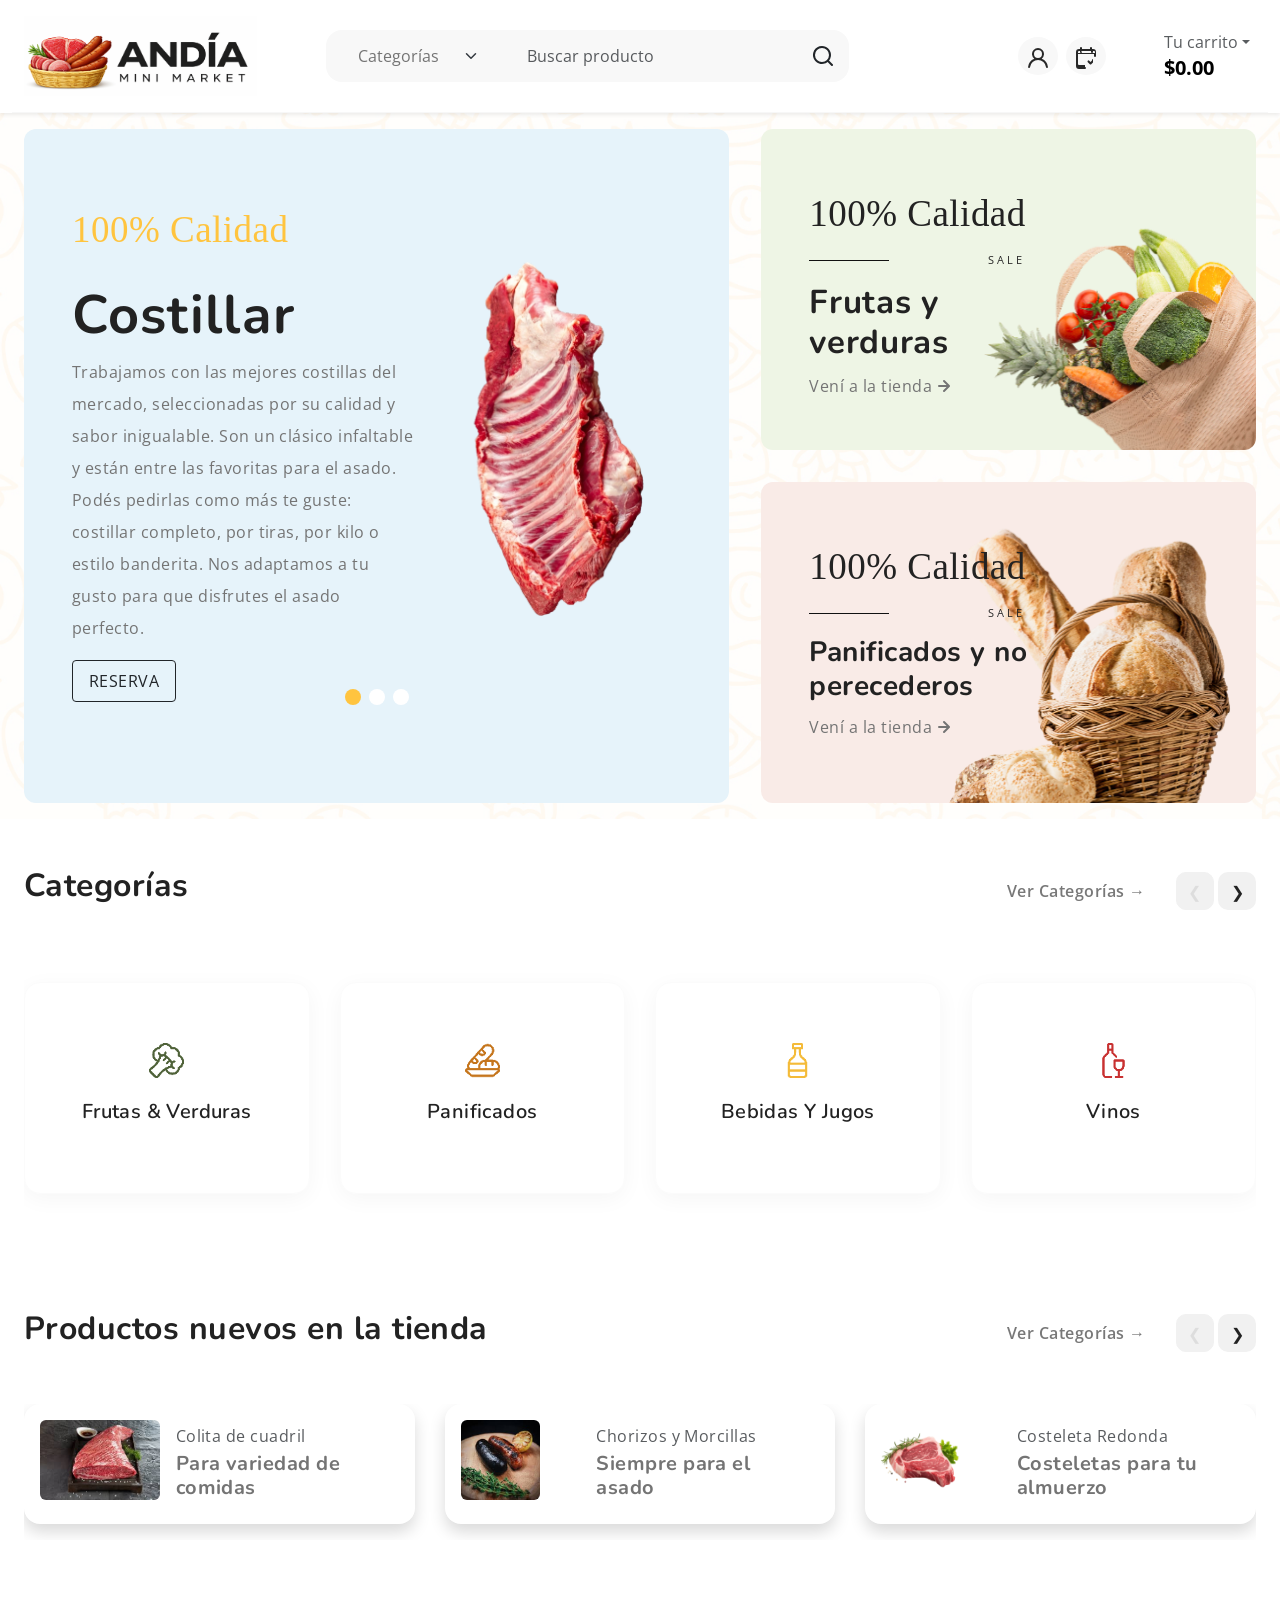
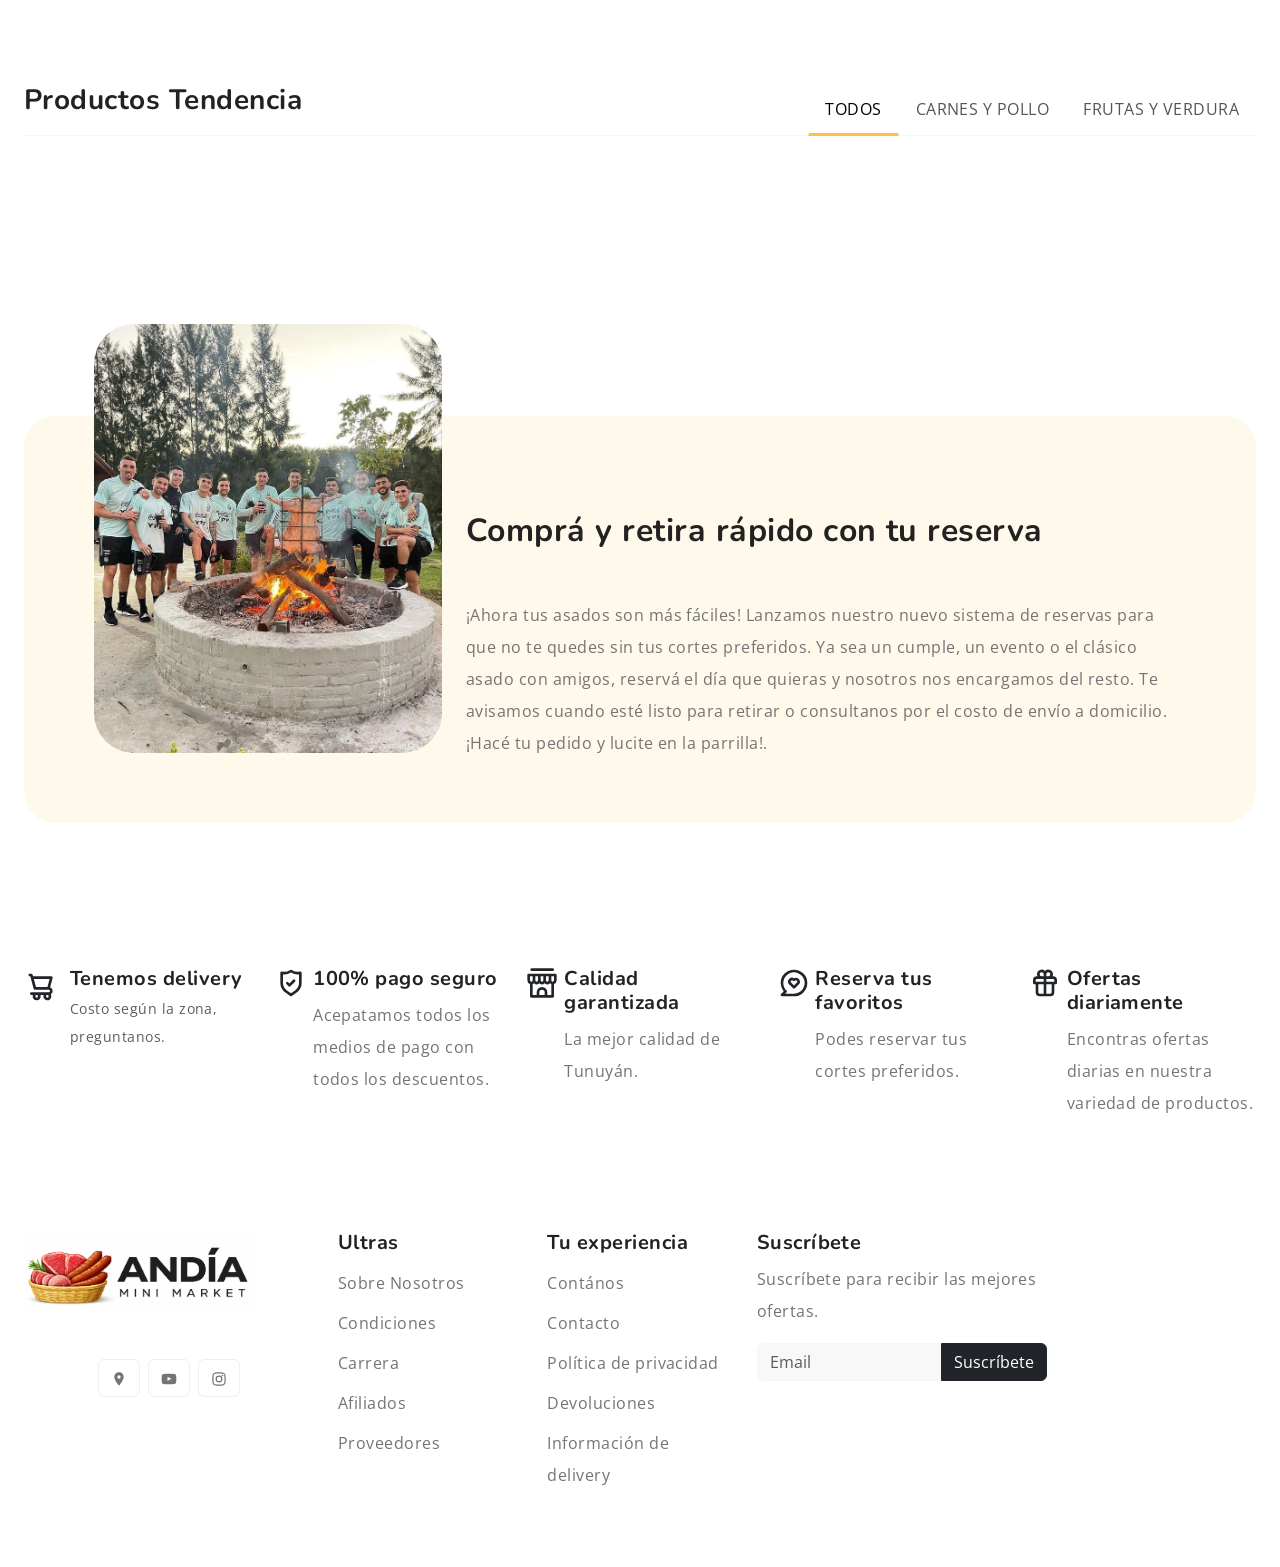
<file: index.html>
<!DOCTYPE html>
<html lang="en">
  <head>
    <title>Mini Market Andia</title>
    <meta charset="utf-8">
    <meta http-equiv="X-UA-Compatible" content="IE=edge">
    <meta name="viewport" content="width=device-width, initial-scale=1.0">
    <meta name="format-detection" content="telephone=no">
    <meta name="apple-mobile-web-app-capable" content="yes">
    <meta name="author" content="">
    <meta name="keywords" content="">
    <meta name="description" content="">

    <link rel="stylesheet" href="https://cdn.jsdelivr.net/npm/swiper@9/swiper-bundle.min.css">
    <link href="https://cdn.jsdelivr.net/npm/bootstrap@5.3.0-alpha3/dist/css/bootstrap.min.css" rel="stylesheet" integrity="sha384-KK94CHFLLe+nY2dmCWGMq91rCGa5gtU4mk92HdvYe+M/SXH301p5ILy+dN9+nJOZ" crossorigin="anonymous">
    <link rel="stylesheet" type="text/css" href="css/vendor.css">
    <link rel="stylesheet" type="text/css" href="style.css">

    <link rel="preconnect" href="https://fonts.googleapis.com">
    <link rel="preconnect" href="https://fonts.gstatic.com" crossorigin>
    <link href="https://fonts.googleapis.com/css2?family=Nunito:wght@400;700&family=Open+Sans:ital,wght@0,400;0,700;1,400;1,700&display=swap" rel="stylesheet">
    <script src="https://accounts.google.com/gsi/client" async defer></script>  
  </head>
  <body>

    <svg xmlns="http://www.w3.org/2000/svg" style="display: none;">
      <defs>
        <symbol xmlns="http://www.w3.org/2000/svg" id="link" viewBox="0 0 24 24">
          <path fill="currentColor" d="M12 19a1 1 0 1 0-1-1a1 1 0 0 0 1 1Zm5 0a1 1 0 1 0-1-1a1 1 0 0 0 1 1Zm0-4a1 1 0 1 0-1-1a1 1 0 0 0 1 1Zm-5 0a1 1 0 1 0-1-1a1 1 0 0 0 1 1Zm7-12h-1V2a1 1 0 0 0-2 0v1H8V2a1 1 0 0 0-2 0v1H5a3 3 0 0 0-3 3v14a3 3 0 0 0 3 3h14a3 3 0 0 0 3-3V6a3 3 0 0 0-3-3Zm1 17a1 1 0 0 1-1 1H5a1 1 0 0 1-1-1v-9h16Zm0-11H4V6a1 1 0 0 1 1-1h1v1a1 1 0 0 0 2 0V5h8v1a1 1 0 0 0 2 0V5h1a1 1 0 0 1 1 1ZM7 15a1 1 0 1 0-1-1a1 1 0 0 0 1 1Zm0 4a1 1 0 1 0-1-1a1 1 0 0 0 1 1Z"/>
        </symbol>
        <symbol xmlns="http://www.w3.org/2000/svg" id="arrow-right" viewBox="0 0 24 24">
          <path fill="currentColor" d="M17.92 11.62a1 1 0 0 0-.21-.33l-5-5a1 1 0 0 0-1.42 1.42l3.3 3.29H7a1 1 0 0 0 0 2h7.59l-3.3 3.29a1 1 0 0 0 0 1.42a1 1 0 0 0 1.42 0l5-5a1 1 0 0 0 .21-.33a1 1 0 0 0 0-.76Z"/>
        </symbol>
        <symbol xmlns="http://www.w3.org/2000/svg" id="category" viewBox="0 0 24 24">
          <path fill="currentColor" d="M19 5.5h-6.28l-.32-1a3 3 0 0 0-2.84-2H5a3 3 0 0 0-3 3v13a3 3 0 0 0 3 3h14a3 3 0 0 0 3-3v-10a3 3 0 0 0-3-3Zm1 13a1 1 0 0 1-1 1H5a1 1 0 0 1-1-1v-13a1 1 0 0 1 1-1h4.56a1 1 0 0 1 .95.68l.54 1.64a1 1 0 0 0 .95.68h7a1 1 0 0 1 1 1Z"/>
        </symbol>
        <symbol xmlns="http://www.w3.org/2000/svg" id="calendar" viewBox="0 0 24 24">
          <path fill="currentColor" d="M19 4h-2V3a1 1 0 0 0-2 0v1H9V3a1 1 0 0 0-2 0v1H5a3 3 0 0 0-3 3v12a3 3 0 0 0 3 3h14a3 3 0 0 0 3-3V7a3 3 0 0 0-3-3Zm1 15a1 1 0 0 1-1 1H5a1 1 0 0 1-1-1v-7h16Zm0-9H4V7a1 1 0 0 1 1-1h2v1a1 1 0 0 0 2 0V6h6v1a1 1 0 0 0 2 0V6h2a1 1 0 0 1 1 1Z"/>
        </symbol>
        <symbol xmlns="http://www.w3.org/2000/svg" id="heart" viewBox="0 0 24 24">
          <path fill="currentColor" d="M20.16 4.61A6.27 6.27 0 0 0 12 4a6.27 6.27 0 0 0-8.16 9.48l7.45 7.45a1 1 0 0 0 1.42 0l7.45-7.45a6.27 6.27 0 0 0 0-8.87Zm-1.41 7.46L12 18.81l-6.75-6.74a4.28 4.28 0 0 1 3-7.3a4.25 4.25 0 0 1 3 1.25a1 1 0 0 0 1.42 0a4.27 4.27 0 0 1 6 6.05Z"/>
        </symbol>
        <symbol xmlns="http://www.w3.org/2000/svg" id="plus" viewBox="0 0 24 24">
          <path fill="currentColor" d="M19 11h-6V5a1 1 0 0 0-2 0v6H5a1 1 0 0 0 0 2h6v6a1 1 0 0 0 2 0v-6h6a1 1 0 0 0 0-2Z"/>
        </symbol>
        <symbol xmlns="http://www.w3.org/2000/svg" id="minus" viewBox="0 0 24 24">
          <path fill="currentColor" d="M19 11H5a1 1 0 0 0 0 2h14a1 1 0 0 0 0-2Z"/>
        </symbol>
        <symbol xmlns="http://www.w3.org/2000/svg" id="cart" viewBox="0 0 24 24">
          <path fill="currentColor" d="M8.5 19a1.5 1.5 0 1 0 1.5 1.5A1.5 1.5 0 0 0 8.5 19ZM19 16H7a1 1 0 0 1 0-2h8.491a3.013 3.013 0 0 0 2.885-2.176l1.585-5.55A1 1 0 0 0 19 5H6.74a3.007 3.007 0 0 0-2.82-2H3a1 1 0 0 0 0 2h.921a1.005 1.005 0 0 1 .962.725l.155.545v.005l1.641 5.742A3 3 0 0 0 7 18h12a1 1 0 0 0 0-2Zm-1.326-9l-1.22 4.274a1.005 1.005 0 0 1-.963.726H8.754l-.255-.892L7.326 7ZM16.5 19a1.5 1.5 0 1 0 1.5 1.5a1.5 1.5 0 0 0-1.5-1.5Z"/>
        </symbol>
        <symbol xmlns="http://www.w3.org/2000/svg" id="check" viewBox="0 0 24 24">
          <path fill="currentColor" d="M18.71 7.21a1 1 0 0 0-1.42 0l-7.45 7.46l-3.13-3.14A1 1 0 1 0 5.29 13l3.84 3.84a1 1 0 0 0 1.42 0l8.16-8.16a1 1 0 0 0 0-1.47Z"/>
        </symbol>
        <symbol xmlns="http://www.w3.org/2000/svg" id="trash" viewBox="0 0 24 24">
          <path fill="currentColor" d="M10 18a1 1 0 0 0 1-1v-6a1 1 0 0 0-2 0v6a1 1 0 0 0 1 1ZM20 6h-4V5a3 3 0 0 0-3-3h-2a3 3 0 0 0-3 3v1H4a1 1 0 0 0 0 2h1v11a3 3 0 0 0 3 3h8a3 3 0 0 0 3-3V8h1a1 1 0 0 0 0-2ZM10 5a1 1 0 0 1 1-1h2a1 1 0 0 1 1 1v1h-4Zm7 14a1 1 0 0 1-1 1H8a1 1 0 0 1-1-1V8h10Zm-3-1a1 1 0 0 0 1-1v-6a1 1 0 0 0-2 0v6a1 1 0 0 0 1 1Z"/>
        </symbol>
        <symbol xmlns="http://www.w3.org/2000/svg" id="star-outline" viewBox="0 0 15 15">
          <path fill="none" stroke="currentColor" stroke-linecap="round" stroke-linejoin="round" d="M7.5 9.804L5.337 11l.413-2.533L4 6.674l2.418-.37L7.5 4l1.082 2.304l2.418.37l-1.75 1.793L9.663 11L7.5 9.804Z"/>
        </symbol>
        <symbol xmlns="http://www.w3.org/2000/svg" id="star-solid" viewBox="0 0 15 15">
          <path fill="currentColor" d="M7.953 3.788a.5.5 0 0 0-.906 0L6.08 5.85l-2.154.33a.5.5 0 0 0-.283.843l1.574 1.613l-.373 2.284a.5.5 0 0 0 .736.518l1.92-1.063l1.921 1.063a.5.5 0 0 0 .736-.519l-.373-2.283l1.574-1.613a.5.5 0 0 0-.283-.844L8.921 5.85l-.968-2.062Z"/>
        </symbol>
        <symbol xmlns="http://www.w3.org/2000/svg" id="search" viewBox="0 0 24 24">
          <path fill="currentColor" d="M21.71 20.29L18 16.61A9 9 0 1 0 16.61 18l3.68 3.68a1 1 0 0 0 1.42 0a1 1 0 0 0 0-1.39ZM11 18a7 7 0 1 1 7-7a7 7 0 0 1-7 7Z"/>
        </symbol>
        <symbol xmlns="http://www.w3.org/2000/svg" id="user" viewBox="0 0 24 24">
          <path fill="currentColor" d="M15.71 12.71a6 6 0 1 0-7.42 0a10 10 0 0 0-6.22 8.18a1 1 0 0 0 2 .22a8 8 0 0 1 15.9 0a1 1 0 0 0 1 .89h.11a1 1 0 0 0 .88-1.1a10 10 0 0 0-6.25-8.19ZM12 12a4 4 0 1 1 4-4a4 4 0 0 1-4 4Z"/>
        </symbol>
        <symbol xmlns="http://www.w3.org/2000/svg" id="close" viewBox="0 0 15 15">
          <path fill="currentColor" d="M7.953 3.788a.5.5 0 0 0-.906 0L6.08 5.85l-2.154.33a.5.5 0 0 0-.283.843l1.574 1.613l-.373 2.284a.5.5 0 0 0 .736.518l1.92-1.063l1.921 1.063a.5.5 0 0 0 .736-.519l-.373-2.283l1.574-1.613a.5.5 0 0 0-.283-.844L8.921 5.85l-.968-2.062Z"/>
        </symbol>
        <symbol xmlns="http://www.w3.org/2000/svg" id="pedidos-realizados" viewBox="0 0 24 24">
          <path fill="currentColor" d="M19 13a1 1 0 0 0-1 1v.38L16.52 16l-1.29-1.29a1 1 0 0 0-1.42 1.42l2 2a1 1 0 0 0 1.42 0L19 16.42V14a1 1 0 0 0-1-1Zm-8 6H5a1 1 0 0 1-1-1V8h16v2a1 1 0 0 0 2 0V6a3 3 0 0 0-3-3h-1V2a1 1 0 0 0-2 0v1H8V2a1 1 0 0 0-2 0v1H5a3 3 0 0 0-3 3v14a3 3 0 0 0 3 3h6a1 1 0 0 0 0-2ZM7 5h10v1a1 1 0 0 0 2 0V5h1a1 1 0 0 1 1 1v1H4V6a1 1 0 0 1 1-1h1v1a1 1 0 0 0 2 0Z"/>
        </symbol>
      </defs>
    </svg>

    <div class="preloader-wrapper">
      <div class="preloader">
      </div>
    </div>

    <div class="offcanvas offcanvas-end" data-bs-scroll="true" tabindex="-1" id="offcanvasCart">
      <div class="offcanvas-header justify-content-center">
        <button type="button" class="btn-close" data-bs-dismiss="offcanvas" aria-label="Close"></button>
      </div>
      <div class="offcanvas-body">
        <div class="order-md-last">
          <h4 class="d-flex justify-content-between align-items-center mb-3">
            <span class="text-primary">Tu carrito</span>
            <span id="cart-count" class="badge bg-primary rounded-pill">0</span>
          </h4>
          
          <ul id="cart-list" class="list-group mb-3">
            </ul>

          <div class="list-group-item d-flex justify-content-between px-3 py-2 border mb-3">
            <span>Total (ARS)</span>
            <strong id="cart-total">$0.00</strong>
          </div>
    <div class="mb-3">
      <label class="form-label d-block fw-bold">Método de entrega</label>
      <div class="btn-group w-100" role="group" aria-label="Metodo de entrega">
        <input type="radio" class="btn-check" name="metodoEntrega" id="radioRetiro" value="Retiro" checked>
        <label class="btn btn-outline-primary" for="radioRetiro">
          <iconify-icon icon="mdi:store-marker-outline"></iconify-icon> Retiro
        </label>

        <input type="radio" class="btn-check" name="metodoEntrega" id="radioDelivery" value="Delivery">
        <label class="btn btn-outline-primary" for="radioDelivery">
          <iconify-icon icon="mdi:truck-delivery-outline"></iconify-icon> Delivery
        </label>
      </div>
    </div>
    <div class="form-text">Delivery gratis a partir de tu compra de $50000, sino el promedio es de $2000 el envio.</div>
      <div class="mb-4">
        <label for="fechaEntrega" class="form-label fw-bold">Fecha de Entrega / Retiro</label>
        <input type="datetime-local" id="fechaEntrega" class="form-control border-primary" required>
        <div class="form-text">Seleccioná cuándo querés recibir tu pedido.</div>
      </div> 
      <div class="mb-4">
        <label for="comment" class="form-label fw-bold">Comentario adicional</label>
        <input type="text" id="comment" class="form-control border-primary" required>
      </div> 

      <button class="w-100 btn btn-outline-secondary btn-lg mb-2" data-bs-dismiss="offcanvas" type="button">Seguir agregando</button>
      <button onclick="enviarPedidoWhatsApp()" class="w-100 btn btn-primary btn-lg" type="button">Continuar a la reserva</button>
      <p id="googleP" class="google-login-msg" class="mb-2 mt-2">Debes iniciar sesión</p>    
        <div id="googleBtn" class="mb-2 mt-2">
      </div> 

    </div>
        </div>
    
      </div>
      <div class="offcanvas offcanvas-end" data-bs-scroll="true" tabindex="-1" id="offcanvasOrders">
              <div class="offcanvas-header border-bottom">
                <h4 class="mb-0">Mis Pedidos</h4>
                <button type="button" class="btn-close" data-bs-dismiss="offcanvas" aria-label="Close"></button>
              </div>

        <div class="offcanvas-body">
          <div id="orders-container">
            <div class="text-center py-5" id="empty-orders-msg">
              <iconify-icon icon="mdi:clipboard-text-search-outline" width="48"></iconify-icon>
              <p class="mt-2">Aún no has realizado pedidos.</p>
            </div>
          </div>

          <button class="w-100 btn btn-outline-secondary mt-3" data-bs-dismiss="offcanvas" type="button">Cerrar</button>
        </div>

    </div>
<div class="toast-container position-fixed bottom-0 end-0 p-3">
  <div id="liveToast" class="toast align-items-center text-white bg-success border-0" role="alert" aria-live="assertive" aria-atomic="true">
    <div class="d-flex">
      <div class="toast-body">
        <iconify-icon icon="mdi:check-circle-outline" class="me-2"></iconify-icon>
        ¡Pedido creado con éxito!
      </div>
      <button type="button" class="btn-close btn-close-white me-2 m-auto" data-bs-dismiss="toast" aria-label="Close"></button>
    </div>
  </div>
</div>
  <div class="modal fade" id="modalDatosEnvio" tabindex="-1" aria-labelledby="modalDatosLabel" aria-hidden="true">
    <div class="modal-dialog modal-dialog-centered">
      <div class="modal-content border-0 shadow-lg">
        
        <div class="modal-header border-bottom-0 justify-content-center pt-4">
          <h4 class="modal-title text-primary fw-bold" id="modalDatosLabel">Tus datos</h4>
          <button type="button" class="btn-close position-absolute end-0 me-3" data-bs-dismiss="modal" aria-label="Close"></button>
        </div>

        <div id="tusDatos" class="modal-body px-4 pb-4">
          <p class="text-center text-muted mb-4">Completá tus datos en caso de pedidos.</p>
          
          <form id="form-datos-cliente">
            <div class="mb-3">
              <label for="cliente-nombre" class="form-label fw-bold">Nombre Completo</label>
              <div class="input-group">
                <span class="input-group-text bg-light border-primary text-primary"><iconify-icon icon="uil:user"></iconify-icon></span>
                <input type="text" class="form-control border-primary" id="cliente-nombre" placeholder="Ej: Juan Pérez" required>
              </div>
            </div>

            <div class="mb-3">
              <label for="cliente-telefono" class="form-label fw-bold">Número de Teléfono</label>
              <div class="input-group">
                <span class="input-group-text bg-light border-primary text-primary"><iconify-icon icon="uil:phone"></iconify-icon></span>
                <input type="tel" class="form-control border-primary" id="cliente-telefono" placeholder="Ej: 261 1234567" required>
              </div>
            </div>

            <div class="mb-4">
              <label for="cliente-direccion" class="form-label fw-bold">Dirección</label>
              <div class="input-group">
                <span class="input-group-text bg-light border-primary text-primary"><iconify-icon icon="uil:map-marker"></iconify-icon></span>
                <input type="text" class="form-control border-primary" id="cliente-direccion" placeholder="Calle, número, departamento..." required>
              </div>
            </div>

            <button type="button" onclick="confirmarPedidoFinal()" class="w-100 btn btn-primary btn-lg">
              Guardar datos <iconify-icon icon="logos:whatsapp-icon" class="ms-2"></iconify-icon>
            </button>
          </form>
        </div>
        <p id="googleP2" class="google-login-msg" class="mb-2 mt-2">Debes iniciar sesión</p>    
        <div id="googleBtn2" class="mb-2 mt-2">      </div>

      </div>
    </div>
  </div>   
    <div class="offcanvas offcanvas-end" data-bs-scroll="true" tabindex="-1" id="offcanvasSearch" aria-labelledby="Search">
      <div class="offcanvas-header justify-content-center">
        <button type="button" class="btn-close" data-bs-dismiss="offcanvas" aria-label="Close"></button>
      </div>
      <div class="offcanvas-body">
        <div class="order-md-last">
          <h4 class="d-flex justify-content-between align-items-center mb-3">
            <span class="text-primary">Buscar</span>
          </h4>
          <form id="search-form-secundario" class="d-flex mt-3 gap-0" role="search" onsubmit="ejecutarBusquedaSecundaria(event)">
            
            <input id="input-busqueda-secundario" class="form-control rounded-start rounded-0 bg-light" placeholder="¿Qué buscas?" aria-label="¿Qué buscas?">
            
            <button class="btn btn-dark rounded-end rounded-0" type="submit">Buscar</button>
          </form>
        </div>
      </div>
    </div>
  <header class="sticky-top bg-white shadow-sm">
      <div class="container-fluid">
      <div class="row py-3 border-bottom align-items-center">

        <!-- LOGO -->
        <div class="col-6 col-sm-4 col-lg-3 text-center text-sm-start">
          <div class="main-logo">
            <a href="index.html">
              <img src="images/logo3.png" alt="logo" class="img-fluid logo-img">
            </a>
          </div>
        </div>

          
          <div class="col-sm-6 offset-sm-2 offset-md-0 col-lg-5 d-none d-lg-block">
            <div class="search-bar row bg-light p-2 my-2 rounded-4">
              <div class="col-md-4 d-none d-md-block">
              <select id="select-categorias" class="form-select border-0 bg-transparent">
                <option value="">Categorías</option>
                <option value="nav-fruits">Carnes</option> <option value="nav-all">Verduras</option>
                <option value="nav-all">Almacén</option>
                <option value="nav-all">Fiambres y lacteos</option>
                <option value="nav-all">Bebidas</option>
              </select>
              </div>
              <div class="col-11 col-md-7">
                <form id="search-form" class="text-center" onsubmit="ejecutarBusqueda(event)">
                  <input type="text" id="input-busqueda" class="form-control border-0 bg-transparent" placeholder="Buscar producto" />
                </form>
              </div>
              <div class="col-1">
                <button type="button" onclick="ejecutarBusqueda(event)" class="border-0 bg-transparent p-0 text-dark">
                  <svg xmlns="http://www.w3.org/2000/svg" width="24" height="24" viewBox="0 0 24 24">
                    <path fill="currentColor" d="M21.71 20.29L18 16.61A9 9 0 1 0 16.61 18l3.68 3.68a1 1 0 0 0 1.42 0a1 1 0 0 0 0-1.39ZM11 18a7 7 0 1 1 7-7a7 7 0 0 1-7 7Z"/>
                  </svg>
                </button>
              </div>
            </div>
          </div>
          
          <div class="col-sm-8 col-lg-4 d-flex justify-content-end gap-5 align-items-center mt-4 mt-sm-0 justify-content-center justify-content-sm-end">


            <ul class="d-flex justify-content-end list-unstyled m-0">
              <li>
                <a href="#" 
                  class="rounded-circle bg-light p-2 mx-1" 
                  data-bs-toggle="modal" 
                  data-bs-target="#modalDatosEnvio">
                  <svg width="24" height="24" viewBox="0 0 24 24">
                    <use xlink:href="#user"></use>
                  </svg>
                </a>
                </li>
              <li>
                <a href="#" 
                  onclick="renderizarMisPedidos(event)" 
                  data-bs-toggle="offcanvas" 
                  data-bs-target="#offcanvasOrders" 
                  class="rounded-circle bg-light p-2 mx-1" 
                  title="Mis Pedidos Realizados">
                  <svg width="24" height="24" viewBox="0 0 24 24">
                    <use xlink:href="#pedidos-realizados"></use>
                  </svg>
                </a>
                </li>
              <li class="d-lg-none">
                <a href="#" class="rounded-circle bg-light p-2 mx-1" data-bs-toggle="offcanvas" data-bs-target="#offcanvasCart" aria-controls="offcanvasCart">
                  <svg width="24" height="24" viewBox="0 0 24 24"><use xlink:href="#cart"></use></svg>
                </a>
              </li>
              <li class="d-lg-none">
                <a href="#" class="rounded-circle bg-light p-2 mx-1" data-bs-toggle="offcanvas" data-bs-target="#offcanvasSearch" aria-controls="offcanvasSearch">
                  <svg width="24" height="24" viewBox="0 0 24 24"><use xlink:href="#search"></use></svg>
                </a>
              </li>
            </ul>
          <div class="cart text-end d-none d-lg-block dropdown">
            <button class="border-0 bg-transparent d-flex flex-column gap-2 lh-1" type="button" data-bs-toggle="offcanvas" data-bs-target="#offcanvasCart" aria-controls="offcanvasCart">
              <span class="fs-6 text-muted dropdown-toggle">Tu carrito</span>
              <span id="header-cart-total" class="cart-total fs-5 fw-bold">$0.00</span>
            </button>
          </div>
          </div>

        </div>
      </div>

    </header>
    
    <section class="py-3" style="background-image: url('images/background-pattern.jpg');background-repeat: no-repeat;background-size: cover;">
      <div class="container-fluid">
        <div class="row">
          <div class="col-md-12">

            <div class="banner-blocks">
            
              <div class="banner-ad large bg-info block-1">

                <div class="swiper main-swiper">
                  <div class="swiper-wrapper">
                    
                  <div class="swiper-slide">
                    <div class="banner-content p-5">
                      <div class="row align-items-center"> 
                        
                        <div class="content-wrapper col-md-7">
                          <div class="categories my-3">100% calidad</div>
                          <h3 class="banner-title">Costillar</h3>
                          <p>Trabajamos con las mejores costillas del mercado, seleccionadas por su calidad y sabor inigualable. Son un clásico infaltable y están entre las favoritas para el asado. Podés pedirlas como más te guste: costillar completo, por tiras, por kilo o estilo banderita. Nos adaptamos a tu gusto para que disfrutes el asado perfecto.</p>
                          <a href="#" id="costillar" onclick="ejecutarBusqueda2(event,'costillar')" class="btn btn-outline-dark btn-lg text-uppercase fs-6 rounded-1">Reserva</a>
                        </div>

                        <div class="img-wrapper col-md-5 d-flex justify-content-center">
                          <img src="images/costillar1.png" class="img-fluid img-vacio" alt="Costillar" style="transform: rotate(270deg) scale(1.5);">
                        </div>

                      </div>
                    </div>
                  </div>
                    
                    <div class="swiper-slide">
                      <div class="banner-content p-5">
                      <div class="row align-items-center banner-content p-5">
                        <div class="content-wrapper col-md-7">
                          <div class="categories mb-3 pb-3">100% calidad</div>
                          <h3 class="banner-title">Vacío</h3>
                          <p>El vacío, uno de nuestros cortes más elegidos, tierno y lleno de sabor. ¡Reservalo porque vuela! Podés pedirlo entero o por kilo, y lo desgrasamos a tu gusto.</p>
                          <a href="#" onclick="ejecutarBusqueda2(event,'vacio')" id="vacio" class="btn btn-outline-dark btn-lg text-uppercase fs-6 rounded-1">RESERVA YA</a>
                        </div>
                        <div class="img-wrapper col-md-5 d-flex justify-content-center">
                          <img src="images/vacio.png" class="img-fluid img-vacio"  style="transform: rotate(270deg) scale(2);">
                        </div>
                        </div>
                      </div>
                    </div>
                    
                  <div class="swiper-slide">
                    <div class="banner-content p-5">
                      <div class="row align-items-center"> 
                        
                        <div class="content-wrapper col-md-7">
                          <div class="categories my-3">100% calidad</div>
                          <h3 class="banner-title">Costeleta Redonda</h3>
                          <p>Costeleta redonda, un clásico que nunca falla. Sabrosa, jugosa y perfecta para cualquier ocasión. Trabajamos con la mejor calidad y la cortamos al espesor que prefieras, porque no sabemos tu buen comer.</p>
                          <a href="#" onclick="ejecutarBusqueda2(event,'costeleta')" id="costeleta" class="btn btn-outline-dark btn-lg text-uppercase fs-6 rounded-1">DECINOS</a>
                        </div>

                        <div class="img-wrapper col-md-5 d-flex justify-content-center">
                          <img src="images/costeletaredonda.png" class="img-fluid" alt="Costeleta" >
                        </div>

                      </div>
                    </div>
                  </div>
                 </div>
                  
                  <div class="swiper-pagination"></div>

                </div>
              </div>
              
              <div class="banner-ad bg-success-subtle block-2" style="background:url('images/ad-image-1.png') no-repeat;background-position: right bottom">
                <div class="row banner-content p-5">

                  <div class="content-wrapper col-md-7">
                    <div class="categories sale mb-3 pb-3">100% Calidad</div>
                    <h3 class="banner-title">Frutas y verduras</h3>
                    <a href="https://www.google.com/maps/place/AND%C3%8DA+MINI+MARKET/@-33.5738202,-69.0110793,15z/data=!4m6!3m5!1s0x967c25ad6a2e035d:0x96b55dded859e6cf!8m2!3d-33.5737103!4d-69.0110944!16s%2Fg%2F11sr6kqmc0?entry=ttu&g_ep=EgoyMDI2MDMxOC4xIKXMDSoASAFQAw%3D%3D" target="_blank" class="d-flex align-items-center nav-link">Vení a la tienda <svg width="24" height="24"><use xlink:href="#arrow-right"></use></svg></a>
                  </div>

                </div>
              </div>

              <div class="banner-ad bg-danger block-3" style="background:url('images/ad-image-2.png') no-repeat;background-position: right bottom">
                <div class="row banner-content p-5">

                  <div class="content-wrapper col-md-7">
                    <div class="categories sale mb-3 pb-3">100% Calidad</div>
                    <h3 class="item-title">Panificados y no perecederos</h3>
                    <a href="https://www.google.com/maps/place/AND%C3%8DA+MINI+MARKET/@-33.5738202,-69.0110793,15z/data=!4m6!3m5!1s0x967c25ad6a2e035d:0x96b55dded859e6cf!8m2!3d-33.5737103!4d-69.0110944!16s%2Fg%2F11sr6kqmc0?entry=ttu&g_ep=EgoyMDI2MDMxOC4xIKXMDSoASAFQAw%3D%3D" target="_blank" class="d-flex align-items-center nav-link">Vení a la tienda <svg width="24" height="24"><use xlink:href="#arrow-right"></use></svg></a>
                  </div>

                </div>
              </div>

            </div>
            <!-- / Banner Blocks -->
              
          </div>
        </div>
      </div>
    </section>

    <section class="py-5 overflow-hidden">
      <div class="container-fluid">
        <div class="row">
          <div class="col-md-12">

            <div class="section-header d-flex flex-wrap justify-content-between mb-5">
              <h2 class="section-title">Categorías</h2>

              <div class="d-flex align-items-center">
                <a href="#" class="btn-link text-decoration-none">Ver Categorías →</a>
                <div class="swiper-buttons">
                  <button class="swiper-prev category-carousel-prev btn btn-yellow">❮</button>
                  <button class="swiper-next category-carousel-next btn btn-yellow">❯</button>
                </div>
              </div>
            </div>
            
          </div>
        </div>
        <div class="row">
          <div class="col-md-12">

            <div class="category-carousel swiper">
              <div class="swiper-wrapper">
                <a  href="#nav-juices-tab" data-bs-toggle="tab" id="category-frutas-link"
                    role="tab" class="nav-link category-item swiper-slide">
                  <img src="images/icon-vegetables-broccoli.png" alt="Category Thumbnail">
                  <h3 class="category-title">Frutas & Verduras</h3>
                </a>
                <a  href="#nav-juices-tab" aria-controls="nav-juices-tab"  data-bs-toggle="tab" id="category-panificados-link"
                    role="tab" class="nav-link category-item swiper-slide">
                  <img src="images/icon-bread-baguette.png" alt="Category Thumbnail">
                  <h3 class="category-title">Panificados</h3>
                </a>
                <a  href="#nav-juices-tab" aria-controls="nav-juices-tab" data-bs-toggle="tab"  id="category-jugos-link"
                    role="tab" class="nav-link category-item swiper-slide">
                  <img src="images/icon-soft-drinks-bottle.png" alt="Category Thumbnail">
                  <h3 class="category-title">Bebidas y jugos</h3>
                </a>
                <a  href="#nav-juices-tab"  aria-controls="nav-juices-tab" data-bs-toggle="tab" id="category-vino-link"
                    role="tab" class="nav-link category-item swiper-slide">
                  <img src="images/icon-wine-glass-bottle.png" alt="Category Thumbnail">
                  <h3 class="category-title">Vinos</h3>
                </a>
                  <a href="#nav-fruits" 
                    class="nav-link category-item swiper-slide" 
                    data-bs-toggle="tab" 
                    role="tab" 
                    aria-controls="nav-fruits" 
                    id="category-meat-link"> <img src="images/icon-animal-products-drumsticks.png" alt="Category Thumbnail">
                    <h3 class="category-title">Carnes y pollo</h3>
                  </a>
                <a href="#nav-juices-tab" aria-controls="nav-juices-tab" data-bs-toggle="tab"  id="category-almacen-link"
                    role="tab" class="nav-link category-item swiper-slide">
                  <img src="images/icon-bread-herb-flour.png" alt="Category Thumbnail">
                  <h3 class="category-title">Almacén</h3>
                </a>
            
              </div>
            </div>

          </div>
        </div>
      </div>
    </section>


    <section class="py-5 overflow-hidden">
      <div class="container-fluid">
        <div class="row">
          <div class="col-md-12">

            <div class="section-header d-flex flex-wrap flex-wrap justify-content-between mb-5">
              
              <h2 class="section-title">Productos nuevos en la tienda</h2>

              <div class="d-flex align-items-center">
                <a href="#" class="btn-link text-decoration-none">Ver Categorías →</a>
                <div class="swiper-buttons">
                  <button class="swiper-prev brand-carousel-prev btn btn-yellow">❮</button>
                  <button class="swiper-next brand-carousel-next btn btn-yellow">❯</button>
                </div>  
              </div>
            </div>
            
          </div>
        </div>
        <div class="row">
          <div class="col-md-12">

            <div class="brand-carousel swiper">
              <div class="swiper-wrapper">
                
                <div class="swiper-slide">
                  <div class="card mb-3 p-3 rounded-4 shadow border-0">
                    <div class="row g-0">
                      <div class="col-md-4">
                        <img src="images/colitacuadril.jpg" style="max-height: 80px;" class="img-fluid rounded" alt="Card title">
                      </div>
                      <div class="col-md-8">
                        <div class="card-body py-0">
                          <p class="text-muted mb-0">Colita de cuadril</p>
                          <h5 class="card-title">Para variedad de comidas</h5>
                        </div>
                      </div>
                    </div>
                  </div>
                </div>
                <div class="swiper-slide">
                  <div class="card mb-3 p-3 rounded-4 shadow border-0">
                    <div class="row g-0">
                      <div class="col-md-4">
                        <img src="images/chorizoymorcilla.jpg" class="img-fluid rounded" style="max-height: 80px;" alt="Card title">
                      </div>
                      <div class="col-md-8">
                        <div class="card-body py-0">
                          <p class="text-muted mb-0">Chorizos y Morcillas</p>
                          <h5 class="card-title">Siempre para el asado</h5>
                        </div>
                      </div>
                    </div>
                  </div>
                </div>
                <div class="swiper-slide">
                  <div class="card mb-3 p-3 rounded-4 shadow border-0">
                    <div class="row g-0">
                      <div class="col-md-4">
                        <img src="images/costeletaredonda.png" class="img-fluid rounded" style="max-height: 80px;" alt="Card title">
                      </div>
                      <div class="col-md-8">
                        <div class="card-body py-0">
                          <p class="text-muted mb-0">Costeleta Redonda</p>
                          <h5 class="card-title">Costeletas para tu almuerzo</h5>
                        </div>
                      </div>
                    </div>
                  </div>
                </div>
                <div class="swiper-slide">
                  <div class="card mb-3 p-3 rounded-4 shadow border-0">
                    <div class="row g-0">
                      <div class="col-md-4">
                        <img src="images/milanesas.jpg" style="max-height: 80px;" class="img-fluid rounded" alt="Card title">
                      </div>
                      <div class="col-md-8">
                        <div class="card-body py-0">
                          <p class="text-muted mb-0">Milanesas de la casa</p>
                          <h5 class="card-title">De carne y de pollo </h5>
                        </div>
                      </div>
                    </div>
                  </div>
                </div>
                <div class="swiper-slide">
                  <div class="card mb-3 p-3 rounded-4 shadow border-0">
                    <div class="row g-0">
                      <div class="col-md-4">
                        <img src="images/marotilla.jpg" style="max-height: 80px;" class="img-fluid rounded" alt="Card title">
                      </div>
                      <div class="col-md-8">
                        <div class="card-body py-0">
                          <p class="text-muted mb-0">Marotilla</p>
                          <h5 class="card-title">Un buen estofado</h5>
                        </div>
                      </div>
                    </div>
                  </div>
                </div>
                <div class="swiper-slide">
                  <div class="card mb-3 p-3 rounded-4 shadow border-0">
                    <div class="row g-0">
                      <div class="col-md-4">
                        <img src="images/vacio.png" style="max-height: 80px;" class="img-fluid rounded" alt="Card title">
                      </div>
                      <div class="col-md-8">
                        <div class="card-body py-0">
                          <p class="text-muted mb-0">Vacío de res</p>
                          <h5 class="card-title">El mejor para tu asado</h5>
                        </div>
                      </div>
                    </div>
                  </div>
                </div>
                
              </div>
            </div>

          </div>
        </div>
      </div>
    </section>


    <section class="py-5">
      <div class="container-fluid">
        
        <div class="row">
          <div class="col-md-12">

            <div class="bootstrap-tabs product-tabs">
              <div class="tabs-header d-flex justify-content-between border-bottom my-5">
                <h3>Productos Tendencia</h3>
                <nav>
                  <div class="nav nav-tabs" id="nav-tab" role="tablist">
                    <a href="#" class="nav-link text-uppercase fs-6 active" id="nav-all-tab" data-bs-toggle="tab" data-bs-target="#nav-all" onclick="cambiarCategoria('todos')">Todos</a>
                    <a href="#" class="nav-link text-uppercase fs-6" id="nav-fruits-tab" data-bs-toggle="tab" data-bs-target="#nav-fruits" onclick="cambiarCategoria('carnes')">Carnes y pollo</a>
                    <a href="#" class="nav-link text-uppercase fs-6" id="nav-juices-tab" data-bs-toggle="tab" data-bs-target="#nav-juices">Frutas Y Verdura</a>
                  </div>
                </nav>
              </div>
              <div class="tab-content" id="nav-tabContent">

                <div class="tab-pane fade show active" id="nav-all" role="tabpanel">
                  <div id="grid-all" class="product-grid row justify-content-center row-cols-1 row-cols-sm-2 row-cols-md-3 row-cols-lg-4 row-cols-xl-5 g-4">
                  </div>
                </div>

                <div class="tab-pane fade" id="nav-fruits" role="tabpanel">
                  <div id="grid-carnes" class="product-grid row justify-content-center row-cols-1 row-cols-sm-2 row-cols-md-3 row-cols-lg-4 row-cols-xl-5 g-4">
                  </div>
                </div>
                


                <div class="tab-pane fade" id="nav-juices" role="tabpanel">

                  <div id="grid-verduras" class="product-grid row row-cols-1 row-cols-sm-2 row-cols-md-3 row-cols-lg-4 row-cols-xl-5">

                    <a href="#" class="d-flex align-items-center nav-link" style="margin-left: 50px;">Hace tu reserva comunicate con nosotros <svg width="24" height="24"><use xlink:href="#arrow-right"></use></svg></a>

                    <a href="#" class="d-flex align-items-center nav-link" style="margin-left: 50px;">Vení a la tienda <svg width="24" height="24"><use xlink:href="#arrow-right"></use></svg></a>

                  </div>

                </div>

              </div>

              <nav class="py-5">
                <ul class="pagination justify-content-center" id="pagination-container">
                  </ul>
              </nav>
            </div>

          </div>
        </div>
      </div>
    </section>










    <section class="py-5 my-5">
      <div class="container-fluid">

        <div class="bg-warning py-5 rounded-5" style="background-image: url('images/bg-pattern-2.png') no-repeat;">
          <div class="container">
            <div class="row">
              <div class="col-md-4">
                <img src="images/image.png" alt="phone" class="image-float img-fluid"  style="border-radius: 40px;">
              </div>
              <div class="col-md-8">
                <h2 class="my-5">Comprá y retira rápido con tu reserva</h2>
                <p>¡Ahora tus asados son más fáciles! Lanzamos nuestro nuevo sistema de reservas para que no te quedes sin tus cortes preferidos. Ya sea un cumple, un evento o el clásico asado con amigos, reservá el día que quieras y nosotros nos encargamos del resto. Te avisamos cuando esté listo para retirar o consultanos por el costo de envío a domicilio. ¡Hacé tu pedido y lucite en la parrilla!.</p>

              </div>
            </div>
          </div>
        </div>
        
      </div>
    </section>



    <section class="py-5">
      <div class="container-fluid">
        <div class="row row-cols-1 row-cols-sm-3 row-cols-lg-5">
          <div class="col">
            <div class="card mb-3 border-0 text-center text-md-start">              
              <div class="row g-0">                 
                <div class="col-md-2 text-dark mb-2 mb-md-0 d-flex justify-content-center justify-content-md-start align-items-start">
                  <svg xmlns="http://www.w3.org/2000/svg" width="32" height="32" viewBox="0 0 24 24" class="mt-md-1">
                    <path fill="currentColor" d="M21.5 15a3 3 0 0 0-1.9-2.78l1.87-7a1 1 0 0 0-.18-.87A1 1 0 0 0 20.5 4H6.8l-.33-1.26A1 1 0 0 0 5.5 2h-2v2h1.23l2.48 9.26a1 1 0 0 0 1 .74H18.5a1 1 0 0 1 0 2h-13a1 1 0 0 0 0 2h1.18a3 3 0 1 0 5.64 0h2.36a3 3 0 1 0 5.82 1a2.94 2.94 0 0 0-.4-1.47A3 3 0 0 0 21.5 15Zm-3.91-3H9L7.34 6H19.2ZM9.5 20a1 1 0 1 1 1-1a1 1 0 0 1-1 1Zm8 0a1 1 0 1 1 1-1a1 1 0 0 1-1 1Z"/>
                  </svg>
                </div>

                <div class="col-md-10">
                  <div class="card-body p-0 ps-md-2"> <h5 class="mb-1 fw-bold">Tenemos delivery</h5>
                    <p class="card-text small text-muted">Costo según la zona, preguntanos.</p>
                  </div>
                </div>

              </div>
            </div>
          </div>

          <div class="col">
            <div class="card mb-3 border-0 text-center text-md-start">              
              <div class="row g-0">                 
                <div class="col-md-2 text-dark mb-2 mb-md-0 d-flex justify-content-center justify-content-md-start align-items-start">
                  <svg xmlns="http://www.w3.org/2000/svg" width="32" height="32" viewBox="0 0 24 24"><path fill="currentColor" d="M19.63 3.65a1 1 0 0 0-.84-.2a8 8 0 0 1-6.22-1.27a1 1 0 0 0-1.14 0a8 8 0 0 1-6.22 1.27a1 1 0 0 0-.84.2a1 1 0 0 0-.37.78v7.45a9 9 0 0 0 3.77 7.33l3.65 2.6a1 1 0 0 0 1.16 0l3.65-2.6A9 9 0 0 0 20 11.88V4.43a1 1 0 0 0-.37-.78ZM18 11.88a7 7 0 0 1-2.93 5.7L12 19.77l-3.07-2.19A7 7 0 0 1 6 11.88v-6.3a10 10 0 0 0 6-1.39a10 10 0 0 0 6 1.39Zm-4.46-2.29l-2.69 2.7l-.89-.9a1 1 0 0 0-1.42 1.42l1.6 1.6a1 1 0 0 0 1.42 0L15 11a1 1 0 0 0-1.42-1.42Z"/></svg>
                </div>
                <div class="col-md-10">
                  <div class="card-body p-0">
                    <h5>100% pago seguro</h5>
                    <p class="card-text">Acepatamos todos los medios de pago con todos los descuentos.</p>
                  </div>
                </div>
              </div>
              </div>
          </div>
          <div class="col">
            <div class="card mb-3 border-0 text-center text-md-start">              
              <div class="row g-0">                 
                <div class="col-md-2 text-dark mb-2 mb-md-0 d-flex justify-content-center justify-content-md-start align-items-start">
                  <svg xmlns="http://www.w3.org/2000/svg" width="32" height="32" viewBox="0 0 24 24"><path fill="currentColor" d="M22 5H2a1 1 0 0 0-1 1v4a3 3 0 0 0 2 2.82V22a1 1 0 0 0 1 1h16a1 1 0 0 0 1-1v-9.18A3 3 0 0 0 23 10V6a1 1 0 0 0-1-1Zm-7 2h2v3a1 1 0 0 1-2 0Zm-4 0h2v3a1 1 0 0 1-2 0ZM7 7h2v3a1 1 0 0 1-2 0Zm-3 4a1 1 0 0 1-1-1V7h2v3a1 1 0 0 1-1 1Zm10 10h-4v-2a2 2 0 0 1 4 0Zm5 0h-3v-2a4 4 0 0 0-8 0v2H5v-8.18a3.17 3.17 0 0 0 1-.6a3 3 0 0 0 4 0a3 3 0 0 0 4 0a3 3 0 0 0 4 0a3.17 3.17 0 0 0 1 .6Zm2-11a1 1 0 0 1-2 0V7h2ZM4.3 3H20a1 1 0 0 0 0-2H4.3a1 1 0 0 0 0 2Z"/></svg>
                </div>
                <div class="col-md-10">
                  <div class="card-body p-0">
                    <h5>Calidad garantizada</h5>
                    <p class="card-text">La mejor calidad de Tunuyán.</p>
                  </div>
                </div>
              </div>
              </div>
          </div>
          <div class="col">
            <div class="card mb-3 border-0 text-center text-md-start">              
              <div class="row g-0">                 
                <div class="col-md-2 text-dark mb-2 mb-md-0 d-flex justify-content-center justify-content-md-start align-items-start">
                  <svg xmlns="http://www.w3.org/2000/svg" width="32" height="32" viewBox="0 0 24 24"><path fill="currentColor" d="M12 8.35a3.07 3.07 0 0 0-3.54.53a3 3 0 0 0 0 4.24L11.29 16a1 1 0 0 0 1.42 0l2.83-2.83a3 3 0 0 0 0-4.24A3.07 3.07 0 0 0 12 8.35Zm2.12 3.36L12 13.83l-2.12-2.12a1 1 0 0 1 0-1.42a1 1 0 0 1 1.41 0a1 1 0 0 0 1.42 0a1 1 0 0 1 1.41 0a1 1 0 0 1 0 1.42ZM12 2A10 10 0 0 0 2 12a9.89 9.89 0 0 0 2.26 6.33l-2 2a1 1 0 0 0-.21 1.09A1 1 0 0 0 3 22h9a10 10 0 0 0 0-20Zm0 18H5.41l.93-.93a1 1 0 0 0 0-1.41A8 8 0 1 1 12 20Z"/></svg>
                </div>
                <div class="col-md-10">
                  <div class="card-body p-0">
                    <h5>Reserva tus favoritos</h5>
                    <p class="card-text">Podes reservar tus cortes preferidos.</p>
                  </div>
                </div>
              </div>
              </div>
          </div>
          <div class="col">
            <div class="card mb-3 border-0 text-center text-md-start">              
              <div class="row g-0">                 
                <div class="col-md-2 text-dark mb-2 mb-md-0 d-flex justify-content-center justify-content-md-start align-items-start">
                  <svg xmlns="http://www.w3.org/2000/svg" width="32" height="32" viewBox="0 0 24 24"><path fill="currentColor" d="M18 7h-.35A3.45 3.45 0 0 0 18 5.5a3.49 3.49 0 0 0-6-2.44A3.49 3.49 0 0 0 6 5.5A3.45 3.45 0 0 0 6.35 7H6a3 3 0 0 0-3 3v2a1 1 0 0 0 1 1h1v6a3 3 0 0 0 3 3h8a3 3 0 0 0 3-3v-6h1a1 1 0 0 0 1-1v-2a3 3 0 0 0-3-3Zm-7 13H8a1 1 0 0 1-1-1v-6h4Zm0-9H5v-1a1 1 0 0 1 1-1h5Zm0-4H9.5A1.5 1.5 0 1 1 11 5.5Zm2-1.5A1.5 1.5 0 1 1 14.5 7H13ZM17 19a1 1 0 0 1-1 1h-3v-7h4Zm2-8h-6V9h5a1 1 0 0 1 1 1Z"/></svg>
                </div>
                <div class="col-md-10">
                  <div class="card-body p-0">
                    <h5>Ofertas diariamente</h5>
                    <p class="card-text">Encontras ofertas diarias en nuestra variedad de productos.</p>
                  </div>
                </div>
              </div>
              </div>
          </div>
        </div>
      </div>
    </section>

    <footer class="py-5">
      <div class="container-fluid">
        <div class="row">

          <div class="col-lg-3 col-md-6 col-sm-6 text-center text-lg-start">
            <div class="footer-menu">
              <img src="images/logo3.png" alt="logo" class="img-fluid logo-img">
              <div class="social-links mt-5">
                <ul class="d-flex justify-content-center list-unstyled gap-2">

                  <li>
                    <a href="https://www.google.com/maps/place/AND%C3%8DA+MINI+MARKET/@-33.5738202,-69.0110793,15z/data=!4m6!3m5!1s0x967c25ad6a2e035d:0x96b55dded859e6cf!8m2!3d-33.5737103!4d-69.0110944!16s%2Fg%2F11sr6kqmc0?entry=ttu&g_ep=EgoyMDI2MDMxOC4xIKXMDSoASAFQAw%3D%3D" class="btn btn-outline-light">
                    <svg xmlns="http://www.w3.org/2000/svg" width="16" height="16" viewBox="0 0 24 24">
                      <path fill="currentColor" d="M12 2C8.13 2 5 5.13 5 9c0 5.25 7 13 7 13s7-7.75 7-13c0-3.87-3.13-7-7-7m0 9.5a2.5 2.5 0 0 1 0-5a2.5 2.5 0 0 1 0 5" />
                    </svg>
                    </a>
                  </li>
                  <li>
                    <a href="https://www.youtube.com/@LocosXelAsadoOficial" class="btn btn-outline-light">
                      <svg xmlns="http://www.w3.org/2000/svg" width="16" height="16" viewBox="0 0 24 24"><path fill="currentColor" d="M23 9.71a8.5 8.5 0 0 0-.91-4.13a2.92 2.92 0 0 0-1.72-1A78.36 78.36 0 0 0 12 4.27a78.45 78.45 0 0 0-8.34.3a2.87 2.87 0 0 0-1.46.74c-.9.83-1 2.25-1.1 3.45a48.29 48.29 0 0 0 0 6.48a9.55 9.55 0 0 0 .3 2a3.14 3.14 0 0 0 .71 1.36a2.86 2.86 0 0 0 1.49.78a45.18 45.18 0 0 0 6.5.33c3.5.05 6.57 0 10.2-.28a2.88 2.88 0 0 0 1.53-.78a2.49 2.49 0 0 0 .61-1a10.58 10.58 0 0 0 .52-3.4c.04-.56.04-3.94.04-4.54ZM9.74 14.85V8.66l5.92 3.11c-1.66.92-3.85 1.96-5.92 3.08Z"/></svg>
                    </a>
                  </li>
                  <li>
                    <a href="#" class="btn btn-outline-light">
                      <svg xmlns="http://www.w3.org/2000/svg" width="16" height="16" viewBox="0 0 24 24"><path fill="currentColor" d="M17.34 5.46a1.2 1.2 0 1 0 1.2 1.2a1.2 1.2 0 0 0-1.2-1.2Zm4.6 2.42a7.59 7.59 0 0 0-.46-2.43a4.94 4.94 0 0 0-1.16-1.77a4.7 4.7 0 0 0-1.77-1.15a7.3 7.3 0 0 0-2.43-.47C15.06 2 14.72 2 12 2s-3.06 0-4.12.06a7.3 7.3 0 0 0-2.43.47a4.78 4.78 0 0 0-1.77 1.15a4.7 4.7 0 0 0-1.15 1.77a7.3 7.3 0 0 0-.47 2.43C2 8.94 2 9.28 2 12s0 3.06.06 4.12a7.3 7.3 0 0 0 .47 2.43a4.7 4.7 0 0 0 1.15 1.77a4.78 4.78 0 0 0 1.77 1.15a7.3 7.3 0 0 0 2.43.47C8.94 22 9.28 22 12 22s3.06 0 4.12-.06a7.3 7.3 0 0 0 2.43-.47a4.7 4.7 0 0 0 1.77-1.15a4.85 4.85 0 0 0 1.16-1.77a7.59 7.59 0 0 0 .46-2.43c0-1.06.06-1.4.06-4.12s0-3.06-.06-4.12ZM20.14 16a5.61 5.61 0 0 1-.34 1.86a3.06 3.06 0 0 1-.75 1.15a3.19 3.19 0 0 1-1.15.75a5.61 5.61 0 0 1-1.86.34c-1 .05-1.37.06-4 .06s-3 0-4-.06a5.73 5.73 0 0 1-1.94-.3a3.27 3.27 0 0 1-1.1-.75a3 3 0 0 1-.74-1.15a5.54 5.54 0 0 1-.4-1.9c0-1-.06-1.37-.06-4s0-3 .06-4a5.54 5.54 0 0 1 .35-1.9A3 3 0 0 1 5 5a3.14 3.14 0 0 1 1.1-.8A5.73 5.73 0 0 1 8 3.86c1 0 1.37-.06 4-.06s3 0 4 .06a5.61 5.61 0 0 1 1.86.34a3.06 3.06 0 0 1 1.19.8a3.06 3.06 0 0 1 .75 1.1a5.61 5.61 0 0 1 .34 1.9c.05 1 .06 1.37.06 4s-.01 3-.06 4ZM12 6.87A5.13 5.13 0 1 0 17.14 12A5.12 5.12 0 0 0 12 6.87Zm0 8.46A3.33 3.33 0 1 1 15.33 12A3.33 3.33 0 0 1 12 15.33Z"/></svg>
                    </a>
                  </li>

                </ul>
              </div>
            </div>
          </div>
          <div class="col-md-2 col-sm-6 text-center text-md-start">
            <div class="footer-menu mb-4"> <h5 class="widget-title fw-bold">Ultras</h5>
              <ul class="menu-list list-unstyled">
                <li class="menu-item py-1">
                  <a href="#" class="nav-link">Sobre Nosotros</a>
                </li>
                <li class="menu-item py-1">
                  <a href="#" class="nav-link">Condiciones</a>
                </li>
                <li class="menu-item py-1">
                  <a href="#" class="nav-link">Carrera</a>
                </li>
                <li class="menu-item py-1">
                  <a href="#" class="nav-link">Afiliados</a>
                </li>
                <li class="menu-item py-1">
                  <a href="#" class="nav-link">Proveedores</a>
                </li>
              </ul>
            </div>
          </div>
          <div class="col-md-2 col-sm-6 text-center text-md-start">
            <div class="footer-menu mb-4">
              <h5 class="widget-title fw-bold">Tu experiencia</h5>
              <ul class="menu-list list-unstyled">
                <li class="menu-item py-1">
                  <a href="#" class="nav-link">Contános</a>
                </li>
                <li class="menu-item py-1">
                  <a href="#" class="nav-link">Contacto</a>
                </li>
                <li class="menu-item py-1">
                  <a href="#" class="nav-link">Política de privacidad</a>
                </li>
                <li class="menu-item py-1">
                  <a href="#" class="nav-link">Devoluciones</a>
                </li>
                <li class="menu-item py-1">
                  <a href="#" class="nav-link">Información de delivery</a>
                </li>
              </ul>
            </div>
          </div>

          <div class="col-lg-3 col-md-6 col-sm-6 text-center text-lg-start">
            <div class="footer-menu mb-4">
              <h5 class="widget-title fw-bold">Suscríbete</h5>
              <p>Suscríbete para recibir las mejores ofertas.</p>
              
              <form class="d-flex mt-3 gap-0 justify-content-center justify-content-lg-start" role="newsletter">
                <input class="form-control rounded-start rounded-0 bg-light" type="email" placeholder="Email" aria-label="Email Address" style="max-width: 200px;">
                <button class="btn btn-dark rounded-end rounded-0" type="submit">Suscríbete</button>
              </form>
            </div>
          </div>
          
        </div>
      </div>
    </footer>

    <script src="js/jquery-1.11.0.min.js"></script>
    <script src="https://cdn.jsdelivr.net/npm/swiper@9/swiper-bundle.min.js"></script>
    <script src="https://cdn.jsdelivr.net/npm/bootstrap@5.3.0-alpha3/dist/js/bootstrap.bundle.min.js" integrity="sha384-ENjdO4Dr2bkBIFxQpeoTz1HIcje39Wm4jDKdf19U8gI4ddQ3GYNS7NTKfAdVQSZe" crossorigin="anonymous"></script>
    <script src="js/plugins.js"></script>
    <script src="js/script.js"></script>
  </body>
</html>
</file>
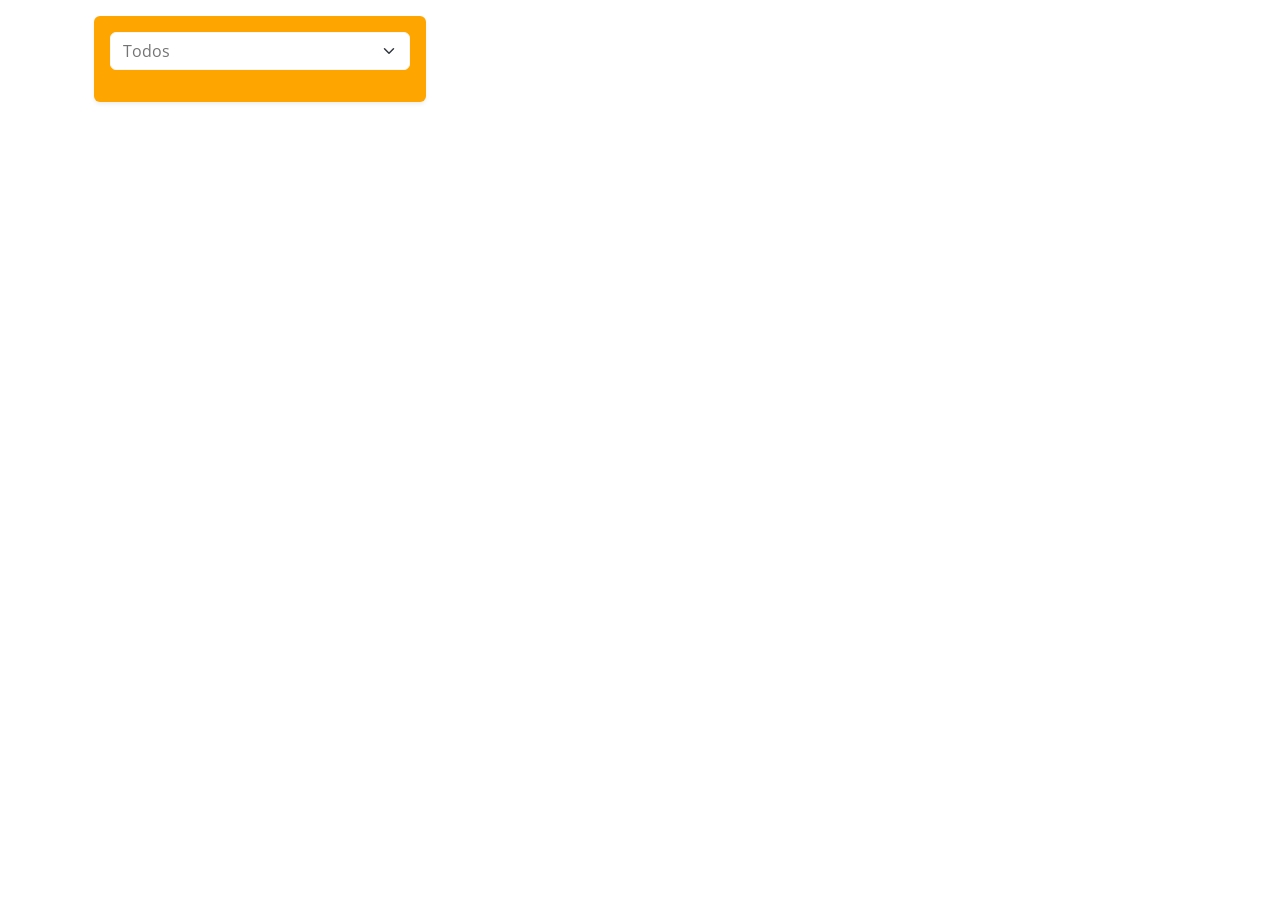
<file: admin.html>
<!DOCTYPE html>
<html lang="en">
  <head>
    <title>Mini Market Andia</title>
    <meta charset="utf-8">
    <meta http-equiv="X-UA-Compatible" content="IE=edge">
    <meta name="viewport" content="width=device-width, initial-scale=1.0">
    <meta name="format-detection" content="telephone=no">
    <meta name="apple-mobile-web-app-capable" content="yes">
    <meta name="author" content="">
    <meta name="keywords" content="">
    <meta name="description" content="">

    <link rel="stylesheet" href="https://cdn.jsdelivr.net/npm/swiper@9/swiper-bundle.min.css">
    <link href="https://cdn.jsdelivr.net/npm/bootstrap@5.3.0-alpha3/dist/css/bootstrap.min.css" rel="stylesheet" integrity="sha384-KK94CHFLLe+nY2dmCWGMq91rCGa5gtU4mk92HdvYe+M/SXH301p5ILy+dN9+nJOZ" crossorigin="anonymous">
    <link rel="stylesheet" type="text/css" href="css/vendor.css">
    <link rel="stylesheet" type="text/css" href="style.css">

    <link rel="preconnect" href="https://fonts.googleapis.com">
    <link rel="preconnect" href="https://fonts.gstatic.com" crossorigin>
    <link href="https://fonts.googleapis.com/css2?family=Nunito:wght@400;700&family=Open+Sans:ital,wght@0,400;0,700;1,400;1,700&display=swap" rel="stylesheet">
    <script src="https://accounts.google.com/gsi/client" async defer></script>  
  </head>
  <body>

    <svg xmlns="http://www.w3.org/2000/svg" style="display: none;">
      <defs>
        <symbol xmlns="http://www.w3.org/2000/svg" id="link" viewBox="0 0 24 24">
          <path fill="currentColor" d="M12 19a1 1 0 1 0-1-1a1 1 0 0 0 1 1Zm5 0a1 1 0 1 0-1-1a1 1 0 0 0 1 1Zm0-4a1 1 0 1 0-1-1a1 1 0 0 0 1 1Zm-5 0a1 1 0 1 0-1-1a1 1 0 0 0 1 1Zm7-12h-1V2a1 1 0 0 0-2 0v1H8V2a1 1 0 0 0-2 0v1H5a3 3 0 0 0-3 3v14a3 3 0 0 0 3 3h14a3 3 0 0 0 3-3V6a3 3 0 0 0-3-3Zm1 17a1 1 0 0 1-1 1H5a1 1 0 0 1-1-1v-9h16Zm0-11H4V6a1 1 0 0 1 1-1h1v1a1 1 0 0 0 2 0V5h8v1a1 1 0 0 0 2 0V5h1a1 1 0 0 1 1 1ZM7 15a1 1 0 1 0-1-1a1 1 0 0 0 1 1Zm0 4a1 1 0 1 0-1-1a1 1 0 0 0 1 1Z"/>
        </symbol>
        <symbol xmlns="http://www.w3.org/2000/svg" id="arrow-right" viewBox="0 0 24 24">
          <path fill="currentColor" d="M17.92 11.62a1 1 0 0 0-.21-.33l-5-5a1 1 0 0 0-1.42 1.42l3.3 3.29H7a1 1 0 0 0 0 2h7.59l-3.3 3.29a1 1 0 0 0 0 1.42a1 1 0 0 0 1.42 0l5-5a1 1 0 0 0 .21-.33a1 1 0 0 0 0-.76Z"/>
        </symbol>
        <symbol xmlns="http://www.w3.org/2000/svg" id="category" viewBox="0 0 24 24">
          <path fill="currentColor" d="M19 5.5h-6.28l-.32-1a3 3 0 0 0-2.84-2H5a3 3 0 0 0-3 3v13a3 3 0 0 0 3 3h14a3 3 0 0 0 3-3v-10a3 3 0 0 0-3-3Zm1 13a1 1 0 0 1-1 1H5a1 1 0 0 1-1-1v-13a1 1 0 0 1 1-1h4.56a1 1 0 0 1 .95.68l.54 1.64a1 1 0 0 0 .95.68h7a1 1 0 0 1 1 1Z"/>
        </symbol>
        <symbol xmlns="http://www.w3.org/2000/svg" id="calendar" viewBox="0 0 24 24">
          <path fill="currentColor" d="M19 4h-2V3a1 1 0 0 0-2 0v1H9V3a1 1 0 0 0-2 0v1H5a3 3 0 0 0-3 3v12a3 3 0 0 0 3 3h14a3 3 0 0 0 3-3V7a3 3 0 0 0-3-3Zm1 15a1 1 0 0 1-1 1H5a1 1 0 0 1-1-1v-7h16Zm0-9H4V7a1 1 0 0 1 1-1h2v1a1 1 0 0 0 2 0V6h6v1a1 1 0 0 0 2 0V6h2a1 1 0 0 1 1 1Z"/>
        </symbol>
        <symbol xmlns="http://www.w3.org/2000/svg" id="heart" viewBox="0 0 24 24">
          <path fill="currentColor" d="M20.16 4.61A6.27 6.27 0 0 0 12 4a6.27 6.27 0 0 0-8.16 9.48l7.45 7.45a1 1 0 0 0 1.42 0l7.45-7.45a6.27 6.27 0 0 0 0-8.87Zm-1.41 7.46L12 18.81l-6.75-6.74a4.28 4.28 0 0 1 3-7.3a4.25 4.25 0 0 1 3 1.25a1 1 0 0 0 1.42 0a4.27 4.27 0 0 1 6 6.05Z"/>
        </symbol>
        <symbol xmlns="http://www.w3.org/2000/svg" id="plus" viewBox="0 0 24 24">
          <path fill="currentColor" d="M19 11h-6V5a1 1 0 0 0-2 0v6H5a1 1 0 0 0 0 2h6v6a1 1 0 0 0 2 0v-6h6a1 1 0 0 0 0-2Z"/>
        </symbol>
        <symbol xmlns="http://www.w3.org/2000/svg" id="minus" viewBox="0 0 24 24">
          <path fill="currentColor" d="M19 11H5a1 1 0 0 0 0 2h14a1 1 0 0 0 0-2Z"/>
        </symbol>
        <symbol xmlns="http://www.w3.org/2000/svg" id="cart" viewBox="0 0 24 24">
          <path fill="currentColor" d="M8.5 19a1.5 1.5 0 1 0 1.5 1.5A1.5 1.5 0 0 0 8.5 19ZM19 16H7a1 1 0 0 1 0-2h8.491a3.013 3.013 0 0 0 2.885-2.176l1.585-5.55A1 1 0 0 0 19 5H6.74a3.007 3.007 0 0 0-2.82-2H3a1 1 0 0 0 0 2h.921a1.005 1.005 0 0 1 .962.725l.155.545v.005l1.641 5.742A3 3 0 0 0 7 18h12a1 1 0 0 0 0-2Zm-1.326-9l-1.22 4.274a1.005 1.005 0 0 1-.963.726H8.754l-.255-.892L7.326 7ZM16.5 19a1.5 1.5 0 1 0 1.5 1.5a1.5 1.5 0 0 0-1.5-1.5Z"/>
        </symbol>
        <symbol xmlns="http://www.w3.org/2000/svg" id="check" viewBox="0 0 24 24">
          <path fill="currentColor" d="M18.71 7.21a1 1 0 0 0-1.42 0l-7.45 7.46l-3.13-3.14A1 1 0 1 0 5.29 13l3.84 3.84a1 1 0 0 0 1.42 0l8.16-8.16a1 1 0 0 0 0-1.47Z"/>
        </symbol>
        <symbol xmlns="http://www.w3.org/2000/svg" id="trash" viewBox="0 0 24 24">
          <path fill="currentColor" d="M10 18a1 1 0 0 0 1-1v-6a1 1 0 0 0-2 0v6a1 1 0 0 0 1 1ZM20 6h-4V5a3 3 0 0 0-3-3h-2a3 3 0 0 0-3 3v1H4a1 1 0 0 0 0 2h1v11a3 3 0 0 0 3 3h8a3 3 0 0 0 3-3V8h1a1 1 0 0 0 0-2ZM10 5a1 1 0 0 1 1-1h2a1 1 0 0 1 1 1v1h-4Zm7 14a1 1 0 0 1-1 1H8a1 1 0 0 1-1-1V8h10Zm-3-1a1 1 0 0 0 1-1v-6a1 1 0 0 0-2 0v6a1 1 0 0 0 1 1Z"/>
        </symbol>
        <symbol xmlns="http://www.w3.org/2000/svg" id="star-outline" viewBox="0 0 15 15">
          <path fill="none" stroke="currentColor" stroke-linecap="round" stroke-linejoin="round" d="M7.5 9.804L5.337 11l.413-2.533L4 6.674l2.418-.37L7.5 4l1.082 2.304l2.418.37l-1.75 1.793L9.663 11L7.5 9.804Z"/>
        </symbol>
        <symbol xmlns="http://www.w3.org/2000/svg" id="star-solid" viewBox="0 0 15 15">
          <path fill="currentColor" d="M7.953 3.788a.5.5 0 0 0-.906 0L6.08 5.85l-2.154.33a.5.5 0 0 0-.283.843l1.574 1.613l-.373 2.284a.5.5 0 0 0 .736.518l1.92-1.063l1.921 1.063a.5.5 0 0 0 .736-.519l-.373-2.283l1.574-1.613a.5.5 0 0 0-.283-.844L8.921 5.85l-.968-2.062Z"/>
        </symbol>
        <symbol xmlns="http://www.w3.org/2000/svg" id="search" viewBox="0 0 24 24">
          <path fill="currentColor" d="M21.71 20.29L18 16.61A9 9 0 1 0 16.61 18l3.68 3.68a1 1 0 0 0 1.42 0a1 1 0 0 0 0-1.39ZM11 18a7 7 0 1 1 7-7a7 7 0 0 1-7 7Z"/>
        </symbol>
        <symbol xmlns="http://www.w3.org/2000/svg" id="user" viewBox="0 0 24 24">
          <path fill="currentColor" d="M15.71 12.71a6 6 0 1 0-7.42 0a10 10 0 0 0-6.22 8.18a1 1 0 0 0 2 .22a8 8 0 0 1 15.9 0a1 1 0 0 0 1 .89h.11a1 1 0 0 0 .88-1.1a10 10 0 0 0-6.25-8.19ZM12 12a4 4 0 1 1 4-4a4 4 0 0 1-4 4Z"/>
        </symbol>
        <symbol xmlns="http://www.w3.org/2000/svg" id="close" viewBox="0 0 15 15">
          <path fill="currentColor" d="M7.953 3.788a.5.5 0 0 0-.906 0L6.08 5.85l-2.154.33a.5.5 0 0 0-.283.843l1.574 1.613l-.373 2.284a.5.5 0 0 0 .736.518l1.92-1.063l1.921 1.063a.5.5 0 0 0 .736-.519l-.373-2.283l1.574-1.613a.5.5 0 0 0-.283-.844L8.921 5.85l-.968-2.062Z"/>
        </symbol>
        <symbol xmlns="http://www.w3.org/2000/svg" id="pedidos-realizados" viewBox="0 0 24 24">
          <path fill="currentColor" d="M19 13a1 1 0 0 0-1 1v.38L16.52 16l-1.29-1.29a1 1 0 0 0-1.42 1.42l2 2a1 1 0 0 0 1.42 0L19 16.42V14a1 1 0 0 0-1-1Zm-8 6H5a1 1 0 0 1-1-1V8h16v2a1 1 0 0 0 2 0V6a3 3 0 0 0-3-3h-1V2a1 1 0 0 0-2 0v1H8V2a1 1 0 0 0-2 0v1H5a3 3 0 0 0-3 3v14a3 3 0 0 0 3 3h6a1 1 0 0 0 0-2ZM7 5h10v1a1 1 0 0 0 2 0V5h1a1 1 0 0 1 1 1v1H4V6a1 1 0 0 1 1-1h1v1a1 1 0 0 0 2 0Z"/>
        </symbol>
      </defs>
    </svg>

    <div class="container mt-3">
      <div class="p-3 mb-3 rounded shadow-sm" 
         style="background-color: orange; width: fit-content;">
        <!-- FILTRO -->
      <select id="filtroEstado" class="form-select mb-3" style="width: 300px;">       
       <option value="">Todos</option>
            <option value="Ordenado">Ordenado</option>
            <option value="Preparando">Preparando</option>
            <option value="Cancelado">Cancelado</option>
            <option value="Entregado">Entregado</option>
        </select>
        </div>
        <!-- PEDIDOS -->
        <div id="contenedor-pedidos" class="d-flex flex-wrap gap-3 justify-content-center">
        </div>

    </div>

    <script src="js/jquery-1.11.0.min.js"></script>
    <script src="https://cdn.jsdelivr.net/npm/swiper@9/swiper-bundle.min.js"></script>
    <script src="https://cdn.jsdelivr.net/npm/bootstrap@5.3.0-alpha3/dist/js/bootstrap.bundle.min.js" integrity="sha384-ENjdO4Dr2bkBIFxQpeoTz1HIcje39Wm4jDKdf19U8gI4ddQ3GYNS7NTKfAdVQSZe" crossorigin="anonymous"></script>
    <script src="js/plugins.js"></script>
    <script src="js/admin.js"></script>
  </body>
</html>
</file>
<file: style.css>
/*
Theme Name: FoodMart
Theme URI: https://templatesjungle.com/
Author: TemplatesJungle
Author URI: https://templatesjungle.com/
Description: FoodMart is specially designed product packaged for eCommerce store websites.
Version: 1.1
*/

/*--------------------------------------------------------------
This is main CSS file that contains custom style rules used in this template
--------------------------------------------------------------*/

/*------------------------------------*\
    Table of contents
\*------------------------------------*/

/*------------------------------------------------

CSS STRUCTURE:

1. VARIABLES

2. GENERAL TYPOGRAPHY
  2.1 General Styles
  2.2 Floating & Alignment
  2.3 Forms
  2.4 Lists
  2.5 Code
  2.6 Tables
  2.7 Spacing
  2.8 Utilities
  2.9 Misc
    - Row Border
    - Zoom Effect
  2.10 Buttons
    - Button Sizes
    - Button Shapes
    - Button Color Scheme
    - Button Aligns
  2.11 Section
    - Hero Section
    - Section Title
    - Section Paddings
    - Section Margins
    - Section Bg Colors
    - Content Colors
    - Content Borders

3. EXTENDED TYPOGRAPHY
  3.1 Blockquote / Pullquote
  3.2 Text Highlights

4. CONTENT ELEMENTS
  4.1 Tabs
  4.2 Accordions
  4.3 Brand Carousel
  4.4 Category Carousel

5. BLOG STYLES
  5.1 Blog Single Post
  5.2 About Author
  5.3 Comments List
  5.4 Comments Form3

6. SITE STRUCTURE
  6.1 Header
    - Header Menu
    - Nav Sidebar
  6.2 Billboard
  6.3 About Us Section
  6.4 Video Section
  6.5 Selling Products Section
  6.6 Quotation Section
  6.7 Latest Blogs Section
  6.8 Newsletter Section
  6.9 Instagram Section
  6.10 Footer
    - Footer Top
    - Footer Bottom

7. OTHER PAGES
  7.1 Product detail
  7.2 Shop page

    
/*--------------------------------------------------------------
/** 1. VARIABLES
--------------------------------------------------------------*/
:root {
    /* widths for rows and containers
     */
    --header-height       : 160px;
    --header-height-min   : 80px;
}
/* on mobile devices below 600px
 */
@media screen and (max-width: 600px) {
    :root {
        --header-height : 100px;
        --header-height-min   : 80px;
    }
}
/* Theme Colors */
:root {
    --accent-color       : #FFC43F;
    --dark-color         : #222222;
    --light-dark-color   : #727272;
    --light-color        : #fff;
    --grey-color         : #dbdbdb;
    --light-grey-color   : #fafafa;
    --primary-color      : #6995B1;
    --light-primary-color   : #eef1f3;
}

/* Fonts */
:root {
    --body-font           : "Open Sans", sans-serif;
    --heading-font        : "Nunito", sans-serif;
}

body {
  --bs-link-color: #333;
  --bs-link-hover-color:#333;

  --bs-link-color-rgb: 40,40,40;
  --bs-link-hover-color-rgb: 0,0,0;

  /* --bs-link-color: #FFC43F;
  --bs-link-hover-color: #FFC43F; */

  --bs-light-rgb: 248, 248, 248;

  --bs-font-sans-serif: "Open Sans", sans-serif;
  --bs-body-font-family: var(--bs-font-sans-serif);
  --bs-body-font-size: 1rem;
  --bs-body-font-weight: 400;
  --bs-body-line-height: 2;
  --bs-body-color: #747474;

  --bs-primary: #FFC43F;
  --bs-primary-rgb: 255, 196, 63;

  --bs-success: #a3be4c;
  --bs-success-rgb: 163, 190, 76;
  
  --bs-primary-bg-subtle: #FFF9EB;
  --bs-success-bg-subtle: #eef5e5;
  
  --bs-border-color: #F7F7F7;

  --bs-secondary-rgb: 230, 243, 251;
  /* --bs-success-rgb: 238, 245, 228; */
  --bs-danger-rgb: 249, 235, 231;
  --bs-warning-rgb: 255, 249, 235;
  --bs-info-rgb: 230, 243, 250;
}
.btn-primary {
  --bs-btn-color: #fff;
  --bs-btn-bg: #ffc43f;
  --bs-btn-border-color: transparent;
  --bs-btn-hover-color: #fff;
  --bs-btn-hover-bg: #f7a422;
  --bs-btn-hover-border-color: transparent;
  --bs-btn-focus-shadow-rgb: 49,132,253;
  --bs-btn-active-color: #fff;
  --bs-btn-active-bg: #ffc43f;
  --bs-btn-active-border-color: transparent;
  --bs-btn-active-shadow: inset 0 3px 5px rgba(0, 0, 0, 0.125);
  --bs-btn-disabled-color: #fff;
  --bs-btn-disabled-bg: #d3d7dd;
  --bs-btn-disabled-border-color: transparent;
}
.btn-outline-primary {
  --bs-btn-color: #ffc43f;
  --bs-btn-border-color: #ffc43f;
  --bs-btn-hover-color: #fff;
  --bs-btn-hover-bg: #ffc107;
  --bs-btn-hover-border-color: #ffc107;
  --bs-btn-focus-shadow-rgb: 13,110,253;
  --bs-btn-active-color: #fff;
  --bs-btn-active-bg: #ffc107;
  --bs-btn-active-border-color: #ffc107;
  --bs-btn-active-shadow: inset 0 3px 5px rgba(0, 0, 0, 0.125);
  --bs-btn-disabled-color: #fff3cd;
  --bs-btn-disabled-bg: transparent;
  --bs-btn-disabled-border-color: #fff3cd;
  --bs-gradient: none;
}
.btn-outline-light {
  --bs-btn-color: #747474;
  --bs-btn-border-color: #EFEFEF;
  --bs-btn-hover-color: #000;
  --bs-btn-hover-bg: #EFEFEF;
  --bs-btn-hover-border-color: #EFEFEF;
  --bs-btn-focus-shadow-rgb: 248,249,250;
  --bs-btn-active-color: #000;
  --bs-btn-active-bg: #EFEFEF;
  --bs-btn-active-border-color: #EFEFEF;
  --bs-btn-active-shadow: inset 0 3px 5px rgba(0, 0, 0, 0.125);
  --bs-btn-disabled-color: #EFEFEF;
  --bs-btn-disabled-bg: transparent;
  --bs-btn-disabled-border-color: #EFEFEF;
  --bs-gradient: none;
}
.btn-warning {
  --bs-btn-color: #747474;
  --bs-btn-bg: #FCF7EB;
  --bs-btn-border-color: #FCF7EB;
  --bs-btn-hover-color: #747474;
  --bs-btn-hover-bg: #FFECBE;
  --bs-btn-hover-border-color: #FFECBE;
  --bs-btn-focus-shadow-rgb: 217,164,6;
  --bs-btn-active-color: #000;
  --bs-btn-active-bg: #FFECBE;
  --bs-btn-active-border-color: #FFECBE;
  --bs-btn-active-shadow: inset 0 3px 5px rgba(0, 0, 0, 0.125);
  --bs-btn-disabled-color: #000;
  --bs-btn-disabled-bg: #FCF7EB;
  --bs-btn-disabled-border-color: #FCF7EB;
}
.btn-success {
  --bs-btn-color: #222;
  --bs-btn-bg: #EEF5E4;
  --bs-btn-border-color: #EEF5E4;
  --bs-btn-hover-color: #222;
  --bs-btn-hover-bg: #9de3c2;
  --bs-btn-hover-border-color: #9de3c2;
  --bs-btn-focus-shadow-rgb: 60,153,110;
  --bs-btn-active-color: #222;
  --bs-btn-active-bg: #9de3c2;
  --bs-btn-active-border-color: #9de3c2;
  --bs-btn-active-shadow: inset 0 3px 5px rgba(0, 0, 0, 0.125);
  --bs-btn-disabled-color: #222;
  --bs-btn-disabled-bg: #EEF5E4;
  --bs-btn-disabled-border-color: #EEF5E4;
}
.btn-danger {
  --bs-btn-color: #222;
  --bs-btn-bg: #FFEADA;
  --bs-btn-border-color: #FFEADA;
  --bs-btn-hover-color: #222;
  --bs-btn-hover-bg: #ecc9af;
  --bs-btn-hover-border-color: #ecc9af;
  --bs-btn-focus-shadow-rgb: 60,153,110;
  --bs-btn-active-color: #222;
  --bs-btn-active-bg: #ecc9af;
  --bs-btn-active-border-color: #ecc9af;
  --bs-btn-active-shadow: inset 0 3px 5px rgba(0, 0, 0, 0.125);
  --bs-btn-disabled-color: #222;
  --bs-btn-disabled-bg: #FFEADA;
  --bs-btn-disabled-border-color: #FFEADA;
}
body {
  letter-spacing: 0.03em;
}
h1,h2,h3,h4,h5,h6 {
  font-family: var(--heading-font);
  color: var(--dark-color);
  font-weight: 700;
}
.display-1,
.display-2,
.display-3,
.display-4,
.display-5,
.display-6 {
  font-weight: 700;
}
.breadcrumb.text-white {
  --bs-breadcrumb-divider-color: #fff;
  --bs-breadcrumb-item-active-color: var(--bs-primary);
}
.dropdown-menu {
  --bs-dropdown-link-active-bg: var(--bs-primary);
}
.nav-pills .nav-link {
  --bs-nav-pills-link-active-color: #111;
  --bs-nav-pills-link-active-bg: #f1f1f1;
}

.container, .container-fluid, .container-lg, .container-md, .container-sm, .container-xl, .container-xxl {
  --bs-gutter-x: 3rem;
}
/*----------------------------------------------*/
/* 6. SITE STRUCTURE */
/*----------------------------------------------*/
/* 6.1 Header
--------------------------------------------------------------*/
/* Preloader */
.preloader-wrapper {
  width: 100%;
  height: 100vh;
  margin: 0 auto;
  position: fixed;
  top: 0;
  left: 0;
  z-index: 111;
  background: #fff;
}

.preloader-wrapper .preloader {
  margin: 20% auto 0;
  transform: translateZ(0);
}

.preloader:before,
.preloader:after {
  content: '';
  position: absolute;
  top: 0;
}

.preloader:before,
.preloader:after,
.preloader {
  border-radius: 50%;
  width: 2em;
  height: 2em;
  animation: animation 1.2s infinite ease-in-out;
}

.preloader {
  animation-delay: -0.16s;
}

.preloader:before {
  left: -3.5em;
  animation-delay: -0.32s;
}

.preloader:after {
  left: 3.5em;
}

@keyframes animation {
  0%,
  80%,
  100% {
    box-shadow: 0 2em 0 -1em var(--accent-color);
  }
  40% {
    box-shadow: 0 2em 0 0 var(--accent-color);
  }
}

/* *** Start editing below this line *** */
.container-fluid {
  max-width: 1600px;
}
.banner-blocks {
  display: grid;
  grid-template-columns: repeat(12, 1fr);
  grid-template-rows: repeat(2, 1fr);
  grid-gap: 2rem;
}
.block-1 { grid-area: 1 / 1 / 3 / 8; }
.block-2 { grid-area: 1 / 8 / 2 / 13; }
.block-3 { grid-area: 2 / 8 / 3 / 13; }

@media screen and (max-width:1140px) {
  .banner-blocks {
    grid-template-columns: 1fr;
    grid-template-rows: repeat(4, 1fr);
  }
  .block-1 { grid-area: 1 / 1 / 3 / 2; }
  .block-2 { grid-area: 3 / 1 / 4 / 2; }
  .block-3 { grid-area: 4 / 1 / 5 / 2; }
  
}

/* banner ad */
.banner-ad {
  position: relative;
  overflow: hidden;
  border-radius: 12px;
}
.banner-ad.blue {
  background: #e6f3fb;
}
.banner-ad .swiper-pagination {
  bottom: 40px;
  left: 0;
  right: 0;
}
.banner-ad .swiper-pagination .swiper-pagination-bullet {
  width: 16px;
  height: 16px;
  margin: 4px;
  background: #FFF;
  opacity: 1;
  transition: background 0.3s ease-out;
}
.banner-ad .swiper-pagination .swiper-pagination-bullet.swiper-pagination-bullet-active{
  background: #FFC43F;
}
.banner-ad .swiper-slide {
  min-height: 630px;
  display: flex;
}
/* .banner-ad .banner-content {
  padding: 52px;
}
.banner-ad.large .banner-content {
  padding: 90px;
} */
.banner-ad .banner-content .categories {
  font-family: 'Garamond';
  font-size: 37px;
  text-transform: capitalize;
  color: var(--dark-color);
}
.banner-ad .banner-content .sale {
  position: relative;
  display: inline-block;
}
.banner-ad .banner-content .sale:before {
  content: '';
  width: 80px;
  border-bottom: 1px solid #111;
  position: absolute;
  bottom: 6px;
}
.banner-ad .banner-content .sale:after {
  content: 'SALE';
  font-family: var(--body-font);
  position: absolute;
  font-size: 11px;
  line-height: 15px;
  letter-spacing: 0.3em;
  text-transform: uppercase;
  color: #252525;
  bottom: 0;
  right: 0;
}
.banner-ad .banner-content .banner-title {
  letter-spacing: 0.02em;
  font-size: 33px;
}
.banner-ad.large .banner-content .categories {
  color: var(--accent-color);
}
.banner-ad.large .banner-content .banner-title {
  font-size: 54px;
}

/* Swiper carousel */
.swiper-prev,
.swiper-next {
  width: 38px;
  height: 38px;
  line-height: 38px;
  background: #F1F1F1;
  color: #222222;
  padding: 0;
  text-align: center;
  border-radius: 10px;
  --bs-btn-border-color: transparent;
  --bs-btn-active-bg: #ec9b22;
  --bs-btn-active-border-color: transparent;
  --bs-btn-hover-bg: #FFC43F;
  --bs-btn-hover-border-color: transparent;
  --bs-btn-disabled-color: #ccc;
  --bs-btn-disabled-bg: #eaeaea;
  --bs-btn-disabled-border-color: #eaeaea
}
.swiper-prev:hover,
.swiper-next:hover {
  background: #FFC43F;
}
.btn-link {
  margin-right: 30px;
  font-weight: 600;
  font-size: 16px;
  line-height: 22px;
  text-align: right;
  text-transform: capitalize;
  color: #787878;
}
/* category carousel */
.category-carousel .category-item {
  background: #FFFFFF;
  border: 1px solid #FBFBFB;
  box-shadow: 0px 5px 22px rgba(0, 0, 0, 0.04);
  border-radius: 16px;
  text-align: center;
  padding: 60px 20px;
  margin: 20px 0;
  transition: box-shadow 0.3s ease-out, transform 0.3s ease-out;
}
.category-carousel .category-item:hover {
  transform: translate3d(0,-10px,0);
  box-shadow: 0px 21px 44px rgba(0, 0, 0, 0.08);
}
.category-carousel .category-item .category-title {
  font-weight: 600;
  font-size: 20px;
  line-height: 27px;
  letter-spacing: 0.02em;
  text-transform: capitalize;
  color: #222222;
  margin-top: 20px;
}

/* brand carousel */
.brand-carousel .brand-item {
  background: #FFFFFF;
  border: 1px solid #FBFBFB;
  box-shadow: 0px 5px 22px rgba(0, 0, 0, 0.04);
  border-radius: 16px;
  padding: 16px;
}
.brand-carousel .brand-item img {
  width: 100%;
  border-radius: 12px;
}
.brand-carousel .brand-item .brand-details {
  margin-left: 15px;
}
.brand-carousel .brand-item .brand-title {
  margin: 0;
}

/* product tabs */
.product-tabs .nav-tabs {
  justify-content: flex-end;
  border: none;
  
  --bs-nav-link-hover-color: #111;
  --bs-nav-link-color: #555;
  --bs-nav-tabs-link-border-color: #fff;
  --bs-nav-tabs-link-hover-border-color: transparent;
  --bs-nav-tabs-link-active-border-color: #fff;
}
.product-tabs .nav-tabs .nav-link.active, 
.product-tabs .nav-tabs .nav-item.show .nav-link {
  /* border: none; */
  border-bottom: 3px solid var(--accent-color);
}

/* product-grid */
/* .product-grid {
  gap: 25px;
} */
.product-item {
  position: relative;
  padding: 16px;
  background: #FFFFFF;
  border: 1px solid #FBFBFB;
  box-shadow: 0px 5px 22px rgba(0, 0, 0, 0.04);
  border-radius: 16px;
  margin-bottom: 30px;
  transition: box-shadow 0.3s ease-out;
}
.product-item:hover {
  box-shadow: 0px 21px 44px rgba(0, 0, 0, 0.08);
}
.product-item h3 {
  display: block;
  width: 100%;
  font-weight: 600;
  font-size: 18px;
  line-height: 25px;
  text-transform: capitalize;
  color: #333333;
  margin: 0;
}
.product-item figure {
  background: #F9F9F9;
  border-radius: 12px;
  text-align: center;
}
.product-item figure img {
  max-height: 210px;
  height: auto;
}
.product-item .btn-wishlist {
  position: absolute;
  top: 20px;
  right: 20px;
  width: 50px;
  height: 50px;
  border-radius: 50px;
  display: flex;
  align-items: center;
  justify-content: center;
  background: #fff;
  border: 1px solid #d8d8d8;
  transition: all 0.3s ease-out;
}
.product-item .btn-wishlist:hover {
  background: rgb(240, 56, 56);
  color: #fff;
}
.product-item .qty {
  font-weight: 400;
  font-size: 13px;
  line-height: 18px;
  letter-spacing: 0.02em;
  text-transform: uppercase;
  color: #9D9D9D;
}
.product-item .rating {
  font-weight: 600;
  font-size: 13px;
  line-height: 18px;
  text-transform: capitalize;
  color: #222222;
}
.product-item .rating iconify-icon {
  color: #FFC43F;
}
.product-item .price {
  display: block;
  width: 100%;
  font-weight: 600;
  font-size: 22px;
  line-height: 30px;
  text-transform: capitalize;
  color: #222222;
}
.product-item .product-qty {
  width: 85px;
}
.product-item .btn-link {
  text-decoration: none;
}
.product-item #quantity {
  height: auto;
  width: 28px;
  text-align: center;
  border: none;
  margin: 0;
  padding: 0;
}
.product-item .btn-number {
  width: 26px;
  height: 26px;
  line-height: 1;
  text-align: center;
  background: #FFFFFF;
  border: 1px solid #E2E2E2;
  border-radius: 6px;
  color: #222;
  padding: 0;
}

/* cart */
.cart .product-qty {
  min-width: 130px;
}

/* floating image */
.image-float {
  margin-top: -140px;
  margin-bottom: -140px;
}
@media screen and (max-width:991px) {
  .image-float {
    margin: 0;
  }
}
 /* post item */
.post-item .post-meta {
  font-size: 0.8rem;
  line-height: 1;
}
.post-item .post-meta svg {
  margin-right: 5px;
}

@media screen and (max-width: 991px) {
  /* offcanvas menu */
  .offcanvas-body .nav-item {
    font-weight: 700;
    border-bottom: 1px solid #d1d1d1;
  }
  .offcanvas-body .filter-categories {
    width: 100%;
    margin-bottom: 20px !important;
    border: 1px solid #d1d1d1 !important;
    padding: 14px;
    border-radius: 8px;
  }
  /* dropdown-menu */
  .dropdown-menu {
    padding: 0;
    border: none;
    line-height: 1.4;
    font-size: 0.9em;
  }
  .dropdown-menu a {
    padding-left: 0;
  }
  .dropdown-toggle::after {
    position: absolute;
    right: 0;
    top: 21px;
  }
}

/* single product */
/* product-thumbnail-slider */
.product-thumbnail-slider {
  height: 740px;
}
@media screen and (max-width:992px) {
  .product-thumbnail-slider {
    margin-top: 20px;
    height: auto;
  }
}
@media screen and (min-width:992px) {
  .product-thumbnail-slider {
    height: 520px;
  }
}
@media screen and (min-width:1200px) {
  .product-thumbnail-slider {
    height: 740px;
  }
}
</file>
